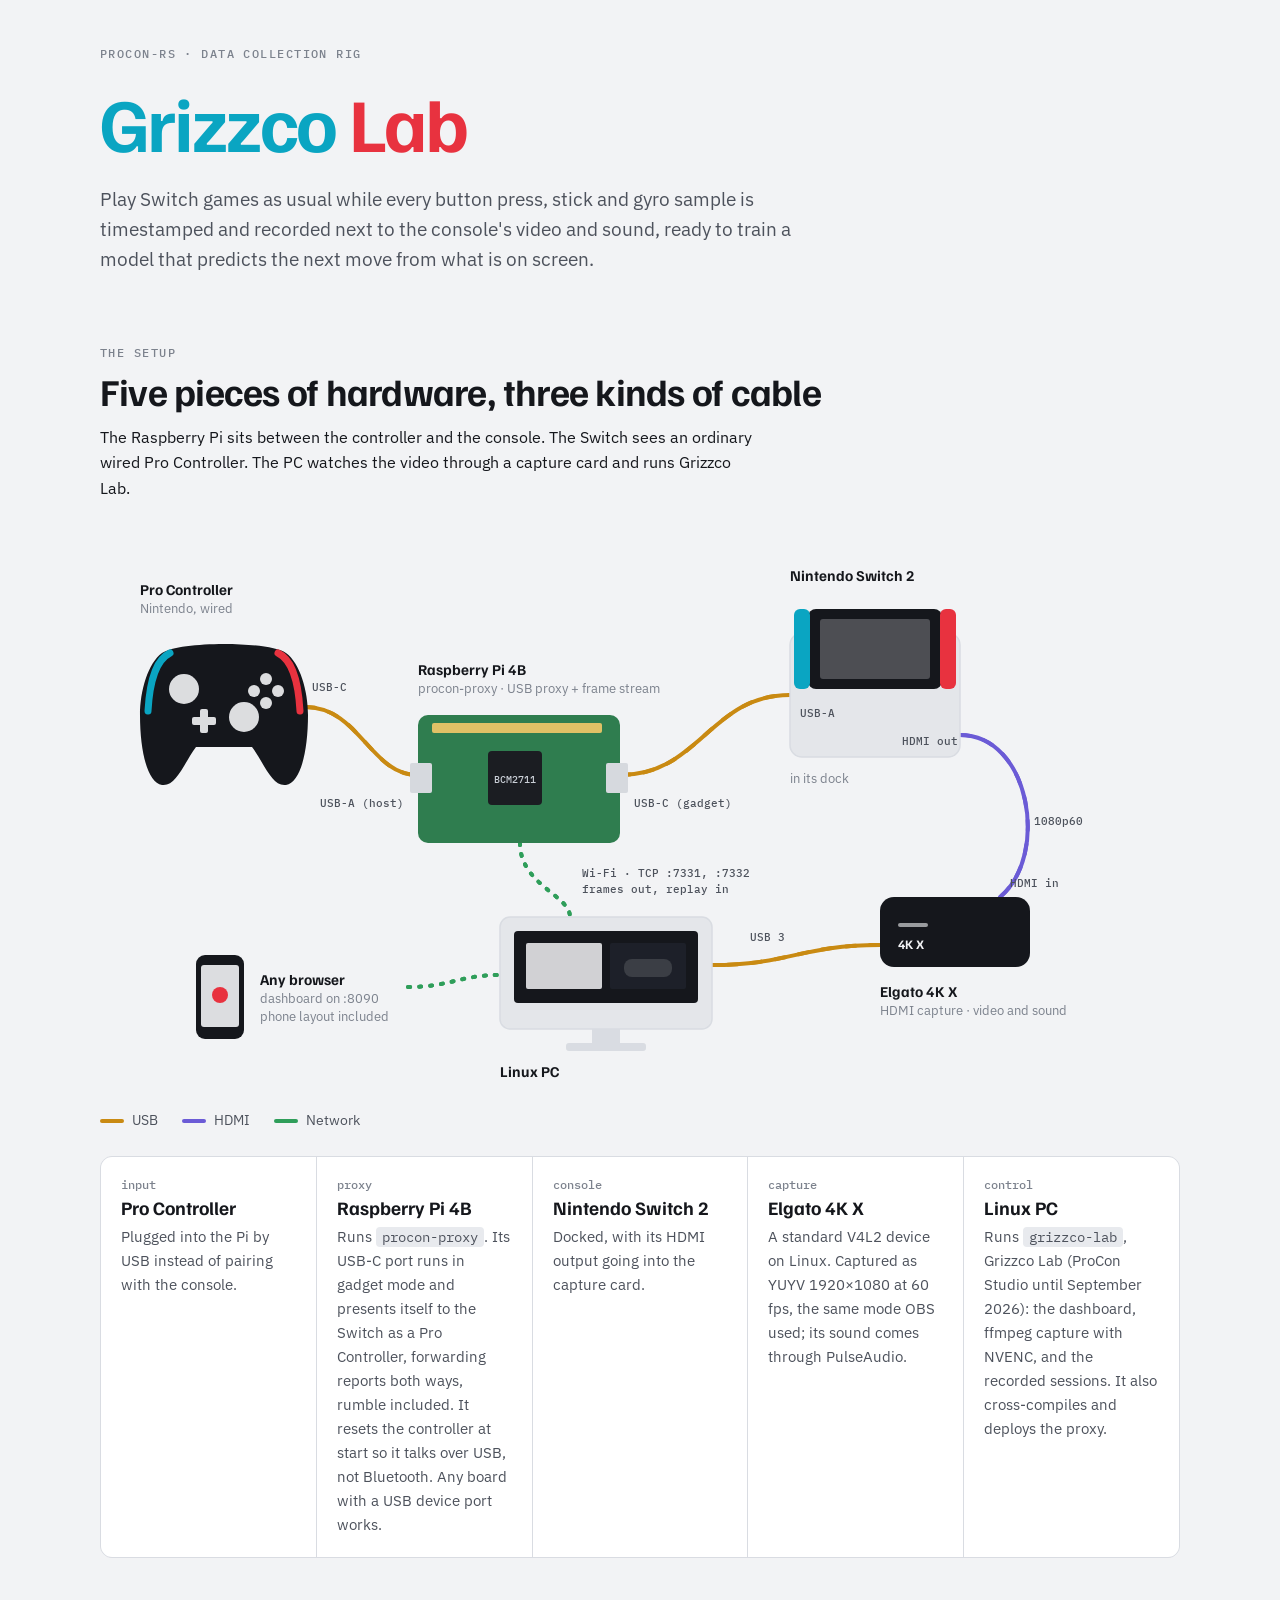
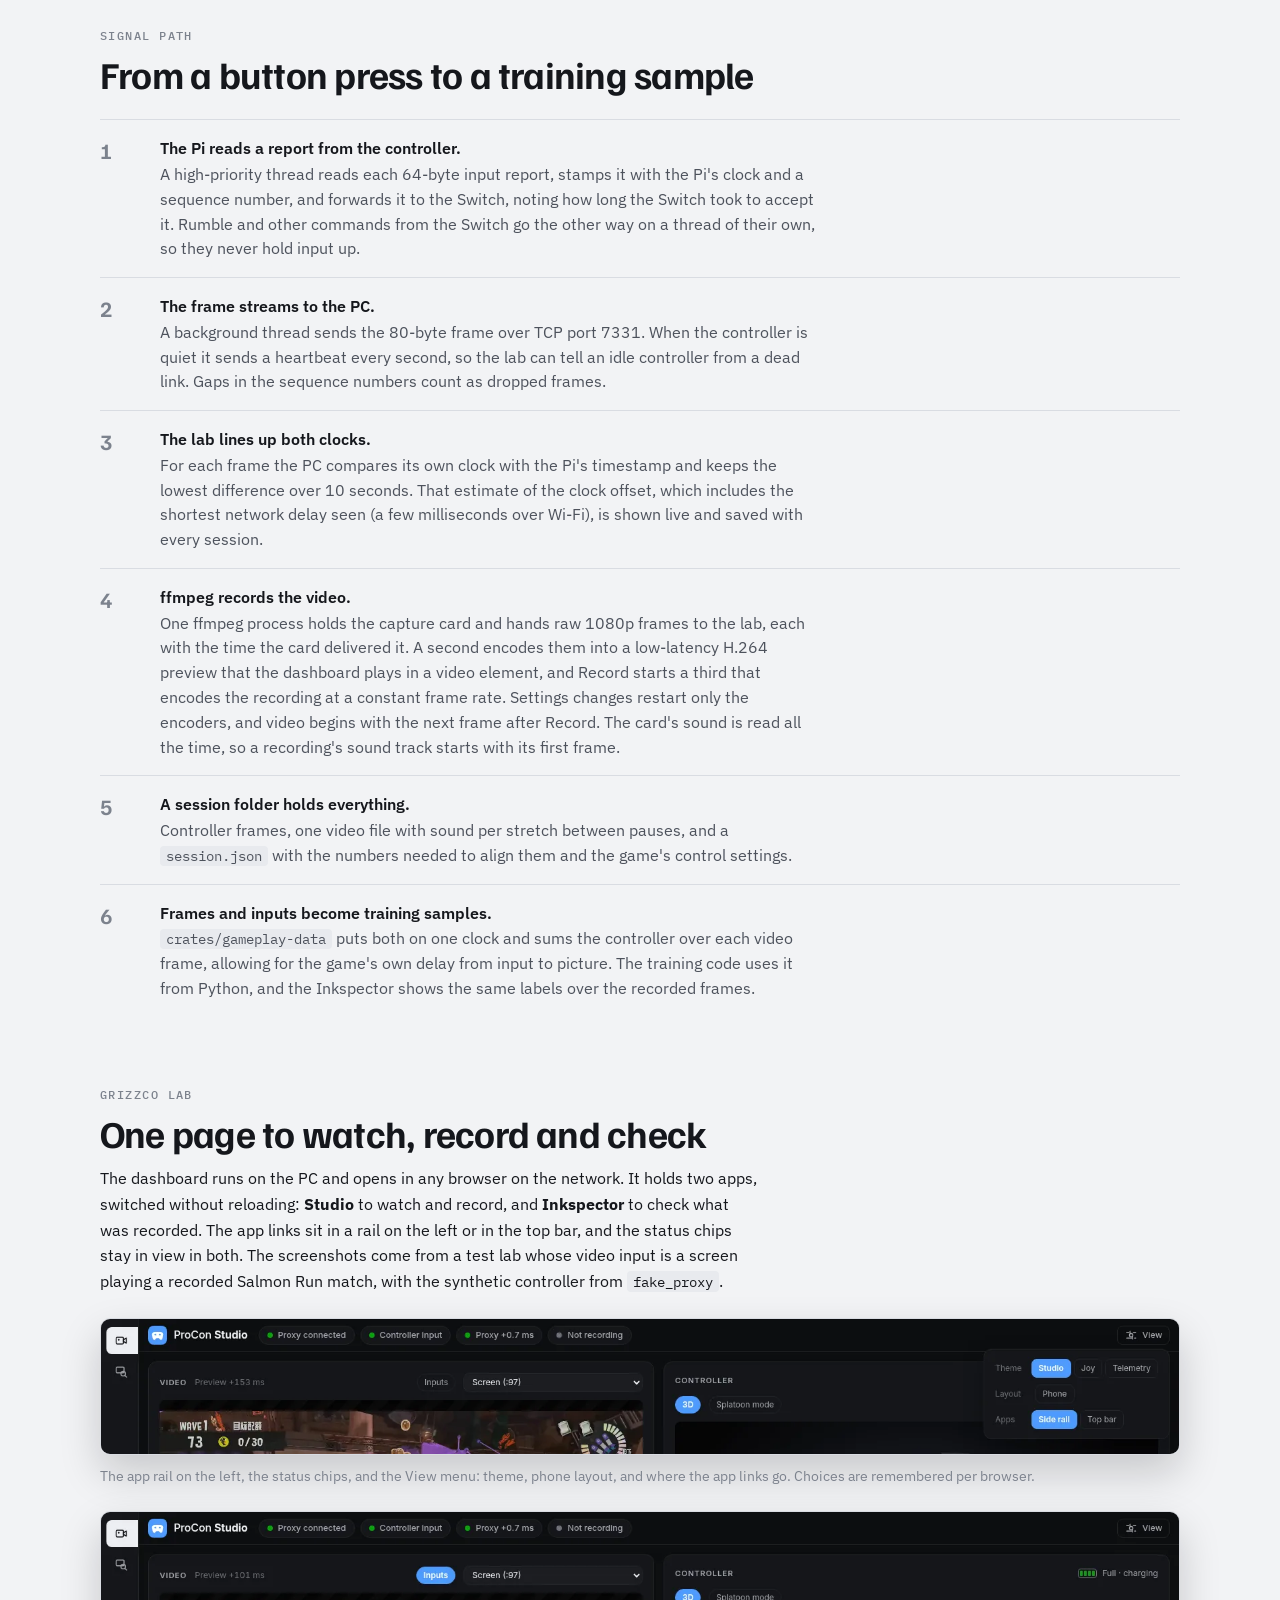
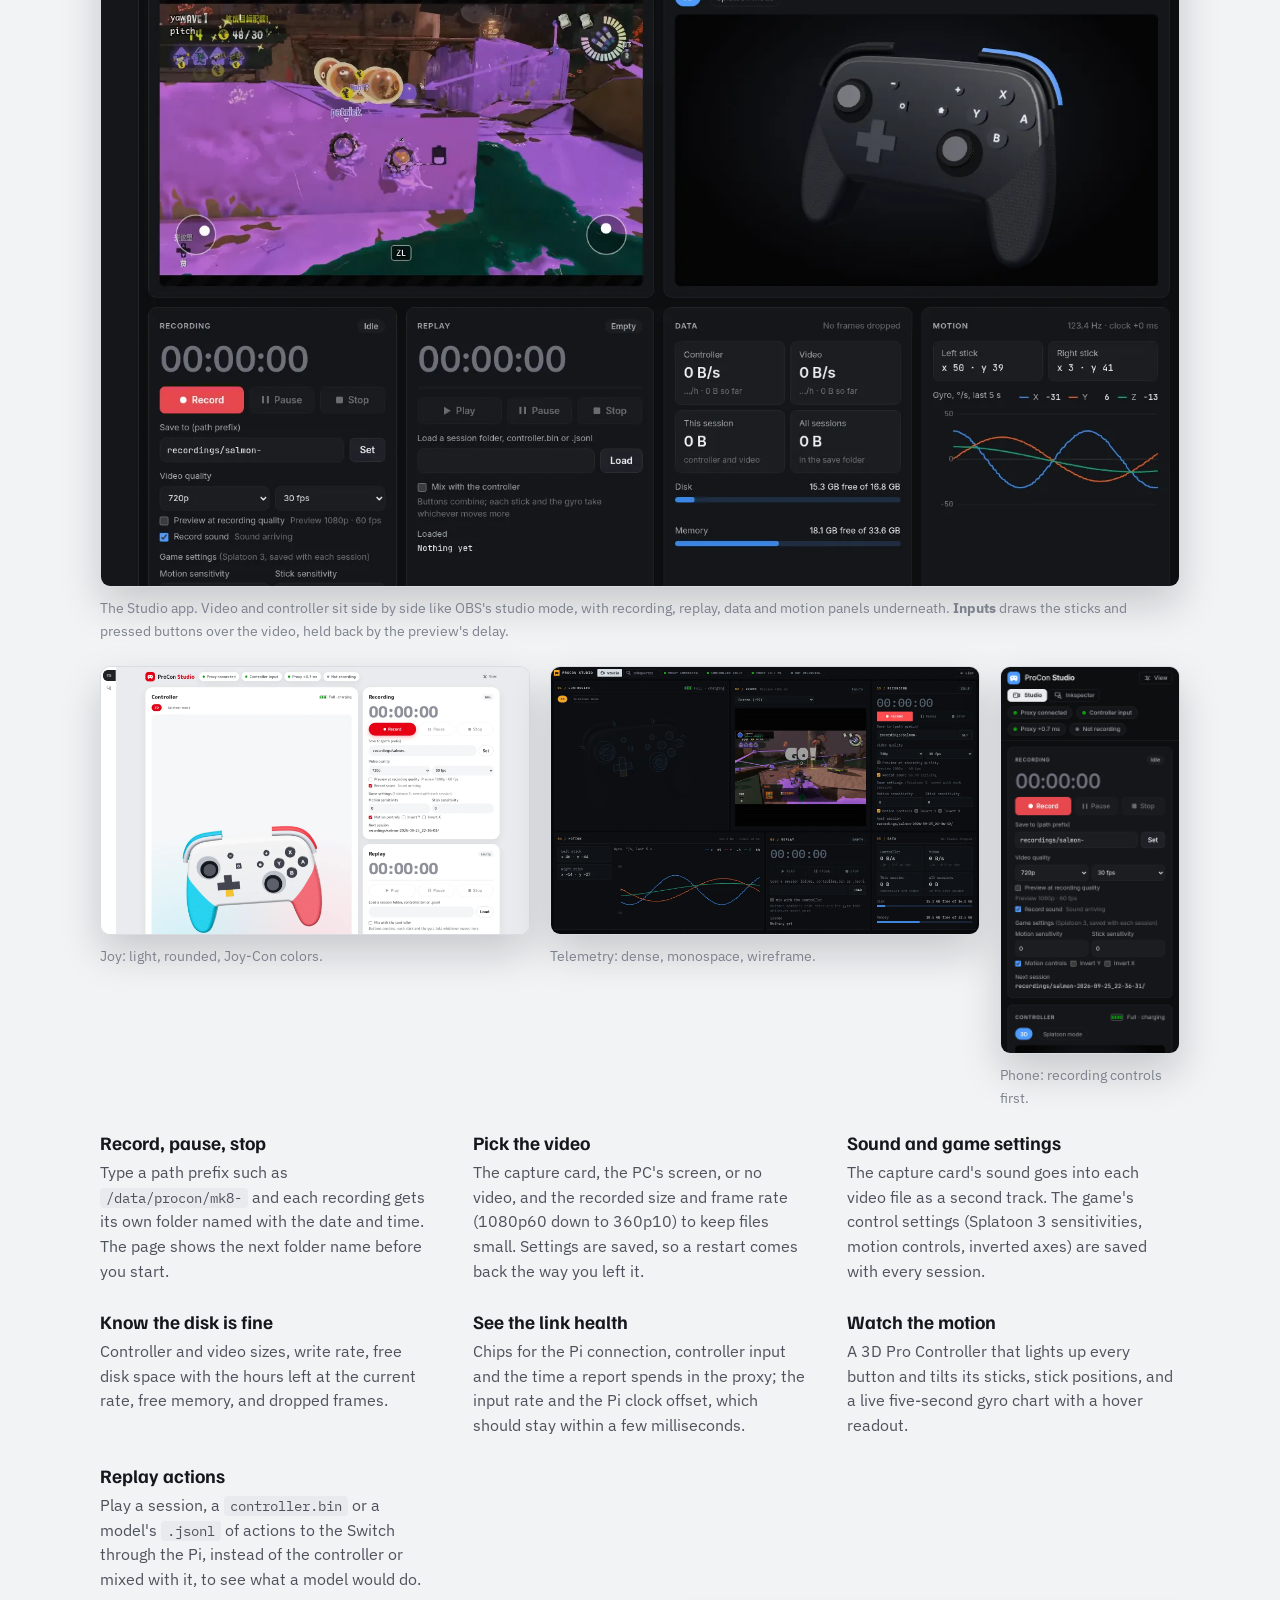
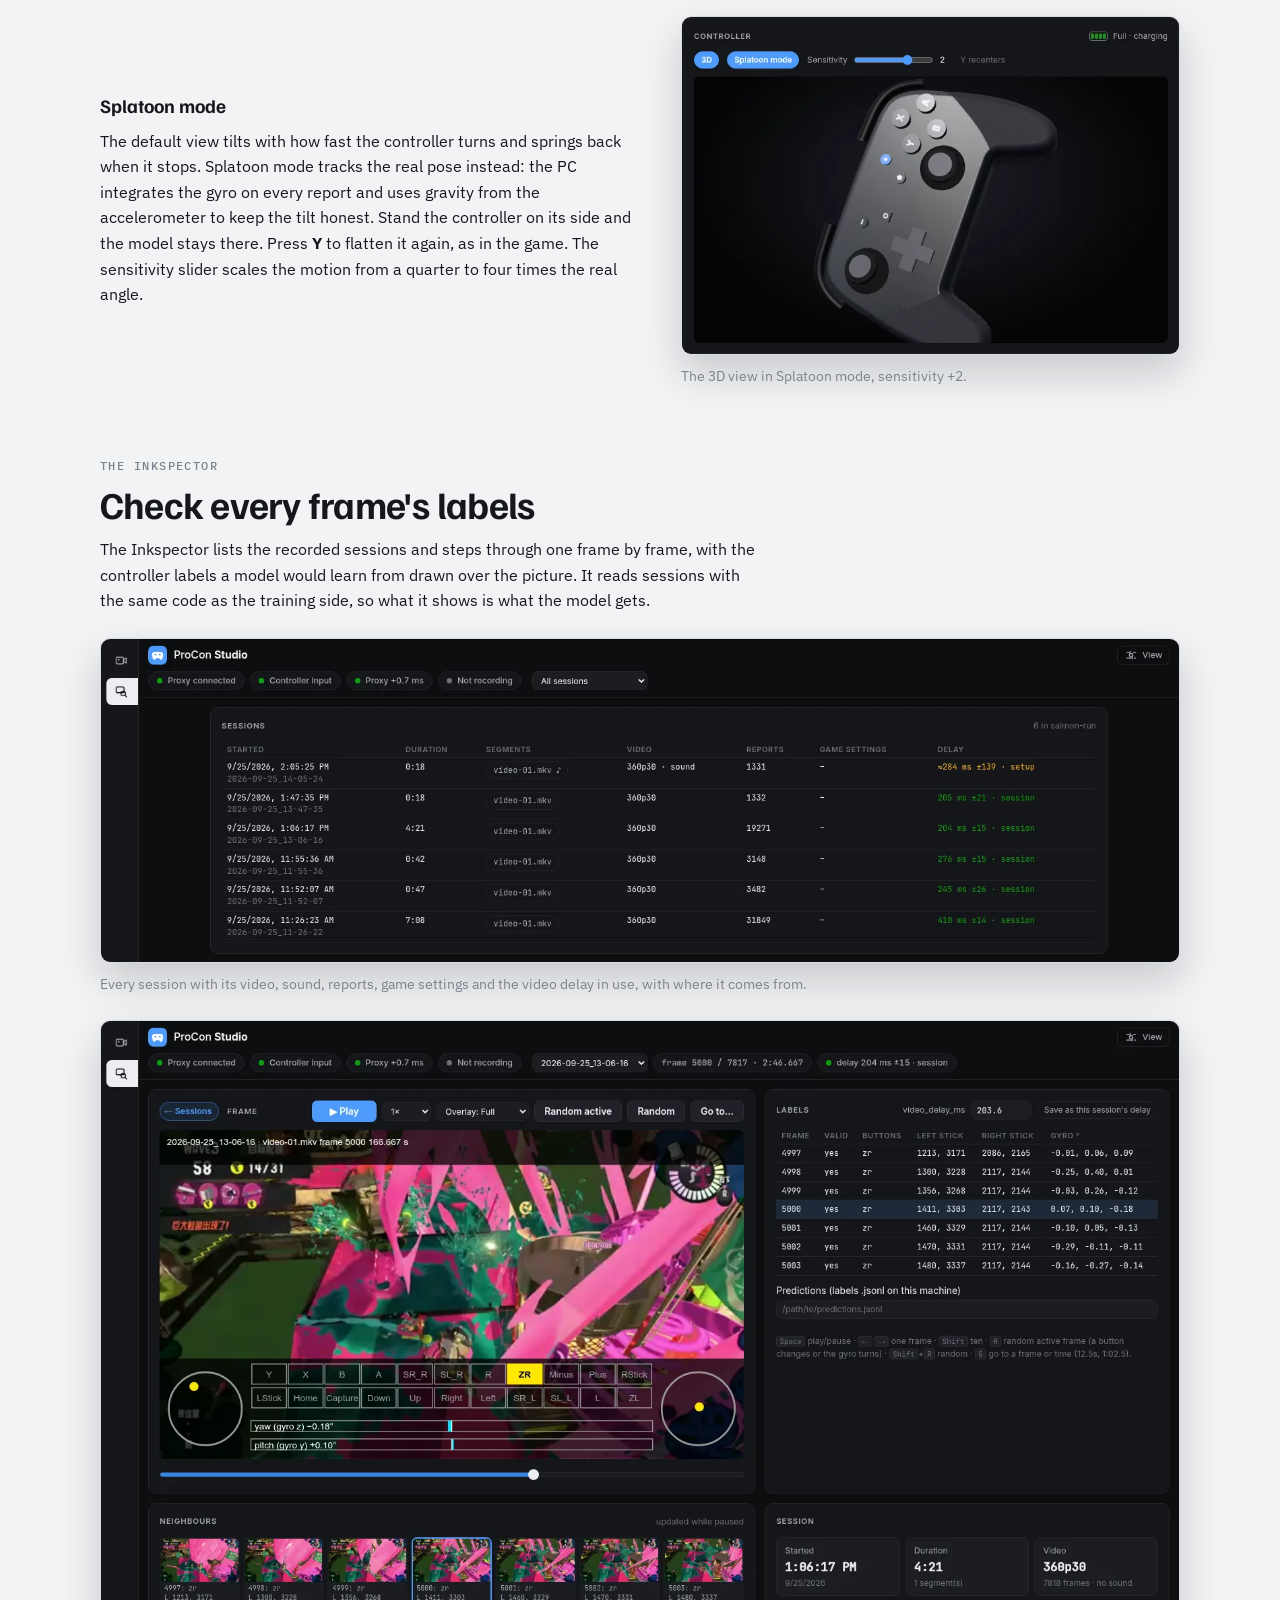
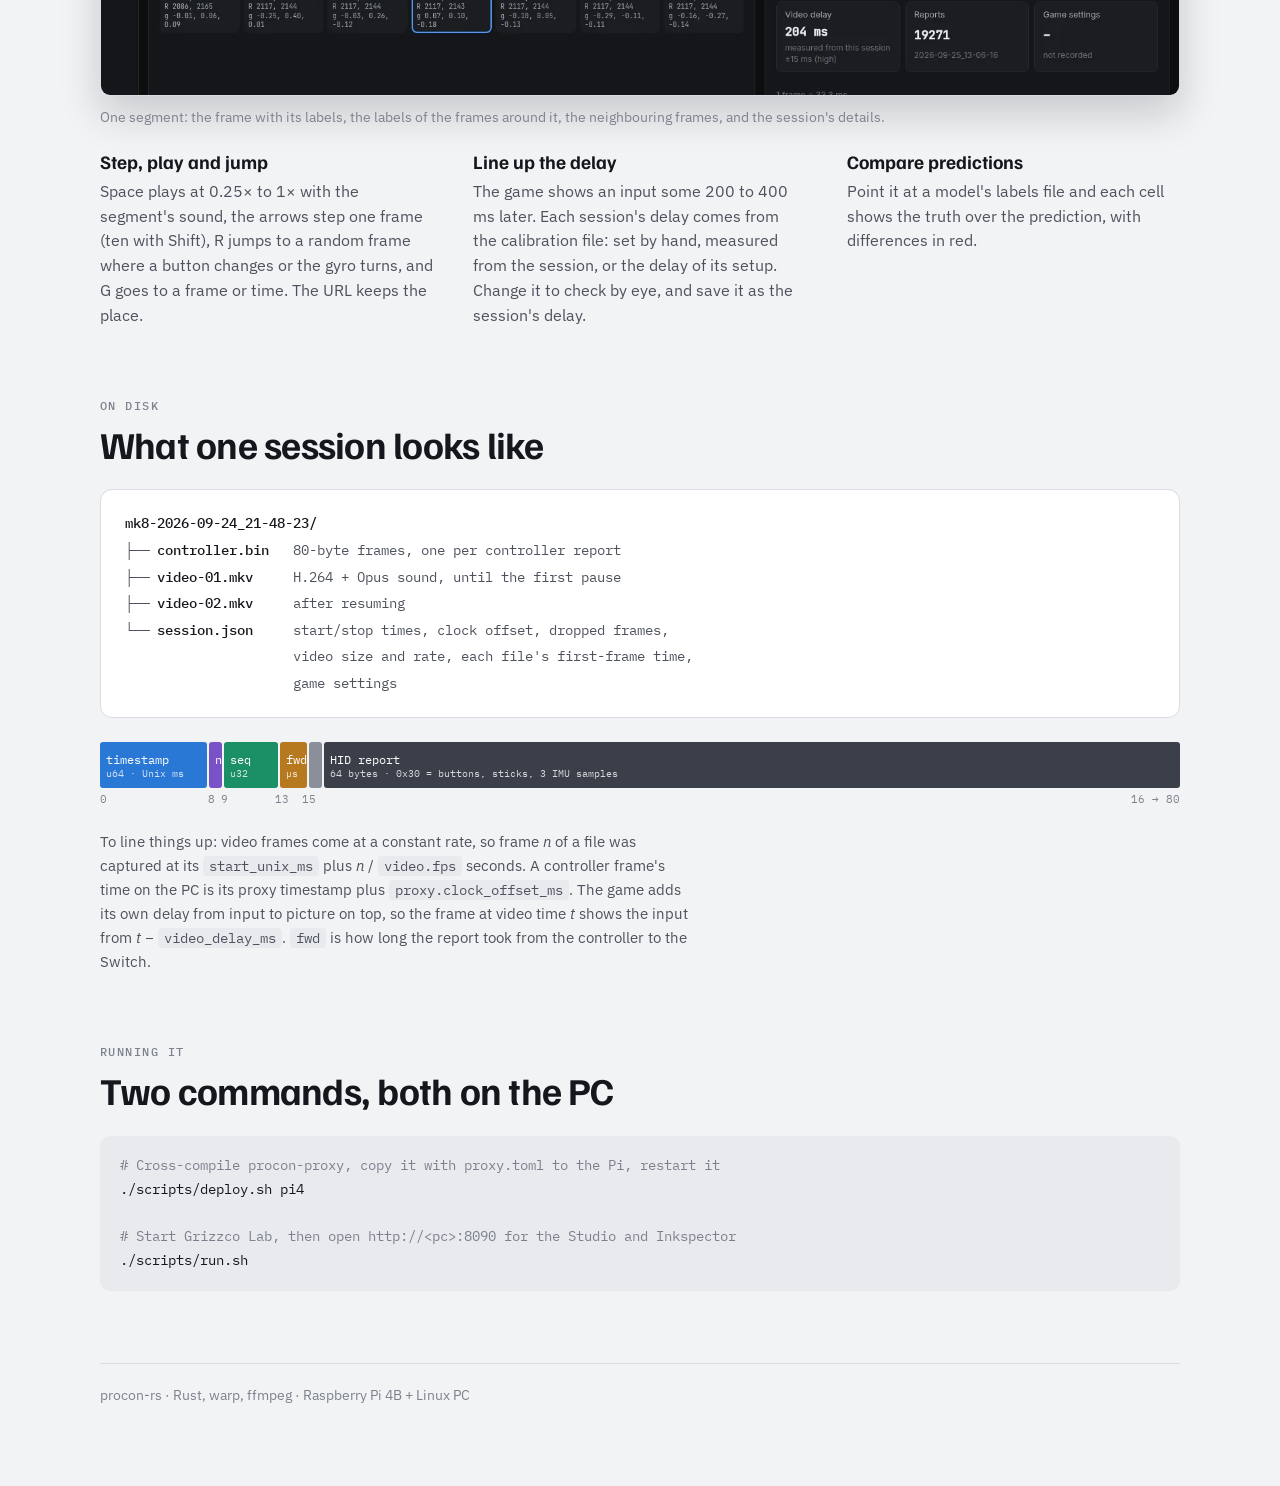
<file: doc/index.html>
<!doctype html>
<html lang="en">
  <head>
    <meta charset="utf-8" />
    <meta name="viewport" content="width=device-width, initial-scale=1" />
    <title>Grizzco Lab</title>
    <link rel="preconnect" href="https://fonts.googleapis.com" />
    <link rel="preconnect" href="https://fonts.gstatic.com" crossorigin />
    <link
      rel="stylesheet"
      href="https://fonts.googleapis.com/css2?family=Familjen+Grotesk:wght@500;700&family=IBM+Plex+Mono:wght@400;500&family=IBM+Plex+Sans:wght@400;500;600&display=swap"
    />
    <style>
      :root {
        --paper: #f2f3f5;
        --surface: #ffffff;
        --ink: #15171c;
        --ink-2: #4d525c;
        --ink-3: #7c828d;
        --line: #d9dce2;
        --red: #e8323f;
        --blue: #0aa5c2;
        --usb: #c98a12;
        --hdmi: #6b5bd6;
        --net: #2f9e5a;
        --device: #e4e6ea;
        --device-ink: #15171c;
        --pcb: #2f7d4f;
        --code-bg: #e8eaee;
        --display: "Familjen Grotesk", "Helvetica Neue", Arial, sans-serif;
        --body:
          "IBM Plex Sans", system-ui, -apple-system, "Segoe UI", sans-serif;
        --mono: "IBM Plex Mono", ui-monospace, Menlo, monospace;
      }
      @media (prefers-color-scheme: dark) {
        :root:not([data-theme="light"]) {
          color-scheme: dark;
          --paper: #101217;
          --surface: #181b22;
          --ink: #e9ebf0;
          --ink-2: #b3b8c2;
          --ink-3: #858b96;
          --line: #2a2e37;
          --red: #ff5a66;
          --blue: #2cc4e0;
          --usb: #e6a93a;
          --hdmi: #9588ff;
          --net: #4cc27a;
          --device: #262a33;
          --device-ink: #e9ebf0;
          --pcb: #3b9463;
          --code-bg: #1f232b;
        }
      }
      :root[data-theme="dark"] {
        color-scheme: dark;
        --paper: #101217;
        --surface: #181b22;
        --ink: #e9ebf0;
        --ink-2: #b3b8c2;
        --ink-3: #858b96;
        --line: #2a2e37;
        --red: #ff5a66;
        --blue: #2cc4e0;
        --usb: #e6a93a;
        --hdmi: #9588ff;
        --net: #4cc27a;
        --device: #262a33;
        --device-ink: #e9ebf0;
        --pcb: #3b9463;
        --code-bg: #1f232b;
      }

      * {
        box-sizing: border-box;
      }
      body {
        background: var(--paper);
        color: var(--ink);
        font: 16px/1.6 var(--body);
        padding-inline: 20px;
        padding-block: 40px 72px;
      }
      main {
        max-width: 1080px;
        margin: 0 auto;
        display: grid;
        gap: 72px;
      }
      h1,
      h2,
      h3 {
        font-family: var(--display);
        text-wrap: balance;
        margin: 0;
        line-height: 1.1;
      }
      h1 {
        font-size: clamp(40px, 7vw, 76px);
        font-weight: 700;
        letter-spacing: -0.03em;
      }
      h1 .l {
        color: var(--blue);
      }
      h1 .r {
        color: var(--red);
      }
      h2 {
        font-size: clamp(28px, 4vw, 38px);
        font-weight: 700;
        letter-spacing: -0.02em;
      }
      h3 {
        font-size: 19px;
        font-weight: 700;
      }
      p {
        margin: 0;
        max-width: 66ch;
      }
      .eyebrow {
        font: 500 12px/1 var(--mono);
        letter-spacing: 0.12em;
        text-transform: uppercase;
        color: var(--ink-3);
      }
      .lede {
        font-size: 19px;
        color: var(--ink-2);
      }
      section {
        display: grid;
        gap: 24px;
      }
      .head {
        display: grid;
        gap: 12px;
      }
      code,
      .mono {
        font-family: var(--mono);
        font-size: 0.9em;
      }
      code {
        background: var(--code-bg);
        padding: 1px 6px;
        border-radius: 4px;
      }

      /* Hero */
      .hero {
        display: grid;
        gap: 20px;
      }
      .scroll {
        overflow-x: auto;
        -webkit-overflow-scrolling: touch;
      }
      .wiring {
        display: block;
        width: 100%;
        min-width: 760px;
        height: auto;
      }
      .wiring text {
        font-family: var(--body);
        fill: var(--ink);
      }
      .wiring .name {
        font: 700 15px var(--display);
        fill: var(--ink);
      }
      .wiring .role {
        font-size: 12.5px;
        fill: var(--ink-3);
      }
      .wiring .port {
        font: 500 11px var(--mono);
        fill: var(--ink-2);
      }
      .wiring .dev {
        fill: var(--device);
        stroke: var(--line);
        stroke-width: 1.5;
      }
      .wiring .dark {
        fill: var(--device-ink);
      }
      .wiring .cable {
        fill: none;
        stroke-width: 4;
        stroke-linecap: round;
      }
      .usb {
        stroke: var(--usb);
      }
      .hdmi {
        stroke: var(--hdmi);
      }
      .net {
        stroke: var(--net);
        stroke-dasharray: 2 9;
      }
      .flow {
        stroke-dasharray: 10 14;
        animation: flow 1.6s linear infinite;
      }
      .net.flow {
        stroke-dasharray: 2 9;
        animation-duration: 2.4s;
      }
      @keyframes flow {
        to {
          stroke-dashoffset: -48;
        }
      }
      @media (prefers-reduced-motion: reduce) {
        .flow {
          animation: none;
        }
      }
      .legend {
        display: flex;
        flex-wrap: wrap;
        gap: 8px 24px;
        font-size: 14px;
        color: var(--ink-2);
      }
      .legend span {
        display: inline-flex;
        align-items: center;
        gap: 8px;
      }
      .legend i {
        width: 24px;
        height: 4px;
        border-radius: 2px;
      }

      /* Hardware list */
      .kit {
        display: grid;
        grid-template-columns: repeat(auto-fit, minmax(190px, 1fr));
        gap: 1px;
        background: var(--line);
        border: 1px solid var(--line);
        border-radius: 12px;
        overflow: hidden;
      }
      .kit div {
        background: var(--surface);
        padding: 20px;
        display: grid;
        gap: 6px;
        align-content: start;
      }
      .kit .what {
        font: 500 12px var(--mono);
        color: var(--ink-3);
      }
      .kit p {
        font-size: 15px;
        color: var(--ink-2);
      }

      /* Signal path */
      .path {
        list-style: none;
        margin: 0;
        padding: 0;
        display: grid;
        gap: 0;
        counter-reset: step;
      }
      .path li {
        counter-increment: step;
        display: grid;
        grid-template-columns: 44px 1fr;
        gap: 16px;
        padding-block: 16px;
        border-top: 1px solid var(--line);
      }
      .path li::before {
        content: counter(step);
        font: 700 22px var(--display);
        color: var(--ink-3);
      }
      .path strong {
        font-weight: 600;
      }
      .path p {
        color: var(--ink-2);
        font-size: 15.5px;
      }

      /* Screenshots */
      .shot {
        margin: 0;
        display: grid;
        gap: 10px;
      }
      .shot img {
        display: block;
        width: 100%;
        height: auto;
        border-radius: 10px;
        border: 1px solid var(--line);
        box-shadow: 0 18px 40px rgba(10, 12, 16, 0.18);
      }
      .shot figcaption {
        font-size: 14px;
        color: var(--ink-3);
      }
      .views {
        display: grid;
        grid-template-columns: 1fr 1fr 0.42fr;
        gap: 20px;
        align-items: start;
      }
      @media (max-width: 760px) {
        .views {
          grid-template-columns: 1fr;
        }
        .views .phone img {
          max-width: 260px;
        }
      }

      /* Features */
      .features {
        display: grid;
        grid-template-columns: repeat(auto-fit, minmax(280px, 1fr));
        gap: 28px 40px;
      }
      .features div {
        display: grid;
        gap: 6px;
        align-content: start;
      }
      .features p {
        font-size: 15.5px;
        color: var(--ink-2);
      }
      .splat {
        display: grid;
        grid-template-columns: minmax(0, 1.1fr) minmax(0, 1fr);
        gap: 32px;
        align-items: center;
      }
      @media (max-width: 760px) {
        .splat {
          grid-template-columns: 1fr;
        }
      }

      /* Session files */
      .tree {
        margin: 0;
        font: 14px/1.9 var(--mono);
        background: var(--surface);
        border: 1px solid var(--line);
        border-radius: 12px;
        padding: 20px 24px;
        overflow-x: auto;
        white-space: pre;
        color: var(--ink-2);
      }
      .tree b {
        color: var(--ink);
        font-weight: 500;
      }
      .frame {
        display: grid;
        grid-template-columns: 8fr 1fr 4fr 2fr 1fr 64fr;
        gap: 2px;
        min-width: 640px;
      }
      .frame div {
        padding: 10px 6px 8px;
        font: 12px/1.3 var(--mono);
        color: #fff;
        border-radius: 3px;
        overflow: hidden;
        white-space: nowrap;
      }
      .frame small {
        display: block;
        opacity: 0.8;
      }
      .f-ts {
        background: #2a78d6;
      }
      .f-sz {
        background: #7a52c7;
      }
      .f-seq {
        background: #1b8f66;
      }
      .f-fwd {
        background: #b7791f;
      }
      .f-pad {
        background: #8a8f99;
      }
      .f-data {
        background: #3a3f4a;
      }
      .bytes {
        display: grid;
        grid-template-columns: 8fr 1fr 4fr 2fr 1fr 64fr;
        min-width: 640px;
        font: 11px var(--mono);
        color: var(--ink-3);
        padding-top: 4px;
      }
      .bytes span:last-child {
        text-align: right;
      }
      .note {
        font-size: 15px;
        color: var(--ink-2);
      }

      /* Commands */
      pre.cmd {
        margin: 0;
        background: var(--code-bg);
        border-radius: 10px;
        padding: 18px 20px;
        overflow-x: auto;
        font: 14px/1.7 var(--mono);
        color: var(--ink);
      }
      pre.cmd .c {
        color: var(--ink-3);
      }
      footer {
        font-size: 14px;
        color: var(--ink-3);
        border-top: 1px solid var(--line);
        padding-top: 20px;
      }
    </style>
  </head>
  <body>
    <main>
      <header class="hero">
        <span class="eyebrow">procon-rs · data collection rig</span>
        <h1><span class="l">Grizzco</span> <span class="r">Lab</span></h1>
        <p class="lede">
          Play Switch games as usual while every button press, stick and gyro
          sample is timestamped and recorded next to the console's video and
          sound, ready to train a model that predicts the next move from what is
          on screen.
        </p>
      </header>

      <section aria-labelledby="h-setup">
        <div class="head">
          <span class="eyebrow">The setup</span>
          <h2 id="h-setup">Five pieces of hardware, three kinds of cable</h2>
          <p>
            The Raspberry Pi sits between the controller and the console. The
            Switch sees an ordinary wired Pro Controller. The PC watches the
            video through a capture card and runs Grizzco Lab.
          </p>
        </div>

        <div class="scroll">
          <svg
            class="wiring"
            viewBox="0 0 1080 560"
            role="img"
            aria-labelledby="wiring-title"
          >
            <title id="wiring-title">
              Pro Controller to Raspberry Pi over USB, Pi to Switch dock over
              USB, dock HDMI to Elgato 4K X, Elgato USB to Linux PC, Pi to PC
              over the network.
            </title>

            <!-- Cables first so devices sit on top -->
            <!-- Controller -> Pi USB-A -->
            <path class="cable usb" d="M205 182 C 260 182, 270 250, 318 250" />
            <path
              class="cable usb flow"
              d="M205 182 C 260 182, 270 250, 318 250"
            />
            <!-- Pi USB-C -> Switch dock USB -->
            <path class="cable usb" d="M520 250 C 600 250, 610 170, 690 170" />
            <path
              class="cable usb flow"
              d="M520 250 C 600 250, 610 170, 690 170"
            />
            <!-- Dock HDMI -> Elgato -->
            <path class="cable hdmi" d="M860 210 C 930 210, 950 330, 900 372" />
            <path
              class="cable hdmi flow"
              d="M860 210 C 930 210, 950 330, 900 372"
            />
            <!-- Elgato USB -> PC -->
            <path class="cable usb" d="M780 420 C 700 420, 690 440, 612 440" />
            <path
              class="cable usb flow"
              d="M780 420 C 700 420, 690 440, 612 440"
            />
            <!-- Pi network -> PC -->
            <path class="cable net" d="M420 318 C 420 360, 470 370, 470 392" />
            <path
              class="cable net flow"
              d="M420 318 C 420 360, 470 370, 470 392"
            />

            <!-- Pro Controller -->
            <g transform="translate(40 110)">
              <path
                class="dark"
                d="M22 18 C 40 6, 128 6, 146 18 C 160 28, 168 56, 168 80 C 168 118, 160 148, 146 150 C 132 152, 124 128, 112 112 L 56 112 C 44 128, 36 152, 22 150 C 8 148, 0 118, 0 80 C 0 56, 8 28, 22 18 Z"
              />
              <path
                d="M8 76 C 10 40, 18 24, 30 18"
                stroke="var(--blue)"
                stroke-width="7"
                fill="none"
                stroke-linecap="round"
              />
              <path
                d="M160 76 C 158 40, 150 24, 138 18"
                stroke="var(--red)"
                stroke-width="7"
                fill="none"
                stroke-linecap="round"
              />
              <circle
                cx="44"
                cy="54"
                r="15"
                fill="var(--paper)"
                opacity="0.9"
              />
              <circle
                cx="104"
                cy="82"
                r="15"
                fill="var(--paper)"
                opacity="0.9"
              />
              <g fill="var(--paper)" opacity="0.9">
                <rect x="60" y="74" width="8" height="24" rx="2" />
                <rect x="52" y="82" width="24" height="8" rx="2" />
                <circle cx="126" cy="44" r="6" />
                <circle cx="138" cy="56" r="6" />
                <circle cx="114" cy="56" r="6" />
                <circle cx="126" cy="68" r="6" />
              </g>
              <text class="name" x="0" y="-40">Pro Controller</text>
              <text class="role" x="0" y="-22">Nintendo, wired</text>
              <text class="port" x="120" y="92" transform="translate(52 -36)">
                USB-C
              </text>
            </g>

            <!-- Raspberry Pi 4B -->
            <g transform="translate(318 190)">
              <rect
                x="0"
                y="0"
                width="202"
                height="128"
                rx="10"
                fill="var(--pcb)"
              />
              <rect
                x="70"
                y="36"
                width="54"
                height="54"
                rx="4"
                fill="#1b1d22"
              />
              <text
                x="97"
                y="68"
                text-anchor="middle"
                style="fill: #c9ced6; font: 500 10px var(--mono)"
              >
                BCM2711
              </text>
              <g fill="#d6d9de">
                <rect x="-8" y="48" width="22" height="30" rx="2" />
                <rect x="188" y="48" width="22" height="30" rx="2" />
              </g>
              <g fill="#f3c969" opacity="0.9">
                <rect x="14" y="8" width="170" height="10" rx="2" />
              </g>
              <text class="name" x="0" y="-40">Raspberry Pi 4B</text>
              <text class="role" x="0" y="-22">
                procon-proxy · USB proxy + frame stream
              </text>
              <text class="port" x="-14" y="92" text-anchor="end">
                USB-A (host)
              </text>
              <text class="port" x="216" y="92">USB-C (gadget)</text>
            </g>

            <!-- Switch 2 in dock -->
            <g transform="translate(690 108)">
              <rect class="dev" x="0" y="0" width="170" height="124" rx="12" />
              <rect
                x="18"
                y="-24"
                width="134"
                height="80"
                rx="8"
                class="dark"
              />
              <rect
                x="4"
                y="-24"
                width="16"
                height="80"
                rx="6"
                fill="var(--blue)"
              />
              <rect
                x="150"
                y="-24"
                width="16"
                height="80"
                rx="6"
                fill="var(--red)"
              />
              <rect
                x="30"
                y="-14"
                width="110"
                height="60"
                rx="3"
                fill="var(--paper)"
                opacity="0.25"
              />
              <text class="name" x="0" y="-52">Nintendo Switch 2</text>
              <text class="role" x="0" y="150">in its dock</text>
              <text class="port" x="10" y="84">USB-A</text>
              <text class="port" x="112" y="112">HDMI out</text>
            </g>

            <!-- Elgato 4K X -->
            <g transform="translate(780 372)">
              <rect x="0" y="0" width="150" height="70" rx="14" class="dark" />
              <rect
                x="18"
                y="26"
                width="30"
                height="4"
                rx="2"
                fill="var(--paper)"
                opacity="0.6"
              />
              <text
                x="18"
                y="52"
                style="fill: var(--paper); font: 700 13px var(--display)"
              >
                4K X
              </text>
              <text class="name" x="0" y="100">Elgato 4K X</text>
              <text class="role" x="0" y="118">
                HDMI capture · video and sound
              </text>
              <text class="port" x="130" y="-10">HDMI in</text>
            </g>

            <!-- Linux PC -->
            <g transform="translate(400 392)">
              <rect class="dev" x="0" y="0" width="212" height="112" rx="10" />
              <rect x="14" y="14" width="184" height="72" rx="4" class="dark" />
              <g transform="translate(26 26)">
                <rect
                  x="0"
                  y="0"
                  width="76"
                  height="46"
                  rx="2"
                  fill="var(--paper)"
                  opacity="0.85"
                />
                <rect
                  x="84"
                  y="0"
                  width="76"
                  height="46"
                  rx="2"
                  fill="#1d2029"
                />
                <path
                  d="M106 16 h32 a8 8 0 0 1 8 8 v2 a8 8 0 0 1 -8 8 h-32 a8 8 0 0 1 -8 -8 v-2 a8 8 0 0 1 8 -8z"
                  fill="#3b3e45"
                />
              </g>
              <rect x="92" y="112" width="28" height="14" fill="var(--line)" />
              <rect
                x="66"
                y="126"
                width="80"
                height="8"
                rx="3"
                fill="var(--line)"
              />
              <text class="name" x="0" y="160">Linux PC</text>
              <text class="role" x="0" y="178">
                grizzco-lab: dashboard, video, recording
              </text>
            </g>

            <!-- Cable labels -->

            <text class="port" x="934" y="300">1080p60</text>
            <text class="port" x="650" y="416">USB 3</text>
            <text class="port" x="482" y="352">Wi-Fi · TCP :7331, :7332</text>
            <text class="port" x="482" y="368">frames out, replay in</text>

            <!-- Browser / phone -->
            <g transform="translate(96 430)">
              <rect x="0" y="0" width="48" height="84" rx="9" class="dark" />
              <rect
                x="5"
                y="10"
                width="38"
                height="62"
                rx="3"
                fill="var(--paper)"
                opacity="0.9"
              />
              <circle cx="24" cy="40" r="8" fill="var(--red)" />
              <text class="name" x="64" y="30">Any browser</text>
              <text class="role" x="64" y="48">dashboard on :8090</text>
              <text class="role" x="64" y="66">phone layout included</text>
            </g>
            <path class="cable net" d="M308 462 C 350 462, 360 450, 400 450" />
            <path
              class="cable net flow"
              d="M308 462 C 350 462, 360 450, 400 450"
            />
          </svg>
        </div>

        <div class="legend" aria-hidden="true">
          <span><i style="background: var(--usb)"></i>USB</span>
          <span><i style="background: var(--hdmi)"></i>HDMI</span>
          <span><i style="background: var(--net)"></i>Network</span>
        </div>

        <div class="kit">
          <div>
            <span class="what">input</span>
            <h3>Pro Controller</h3>
            <p>
              Plugged into the Pi by USB instead of pairing with the console.
            </p>
          </div>
          <div>
            <span class="what">proxy</span>
            <h3>Raspberry Pi 4B</h3>
            <p>
              Runs <code>procon-proxy</code>. Its USB-C port runs in gadget mode
              and presents itself to the Switch as a Pro Controller, forwarding
              reports both ways, rumble included. It resets the controller at
              start so it talks over USB, not Bluetooth. Any board with a USB
              device port works.
            </p>
          </div>
          <div>
            <span class="what">console</span>
            <h3>Nintendo Switch 2</h3>
            <p>Docked, with its HDMI output going into the capture card.</p>
          </div>
          <div>
            <span class="what">capture</span>
            <h3>Elgato 4K X</h3>
            <p>
              A standard V4L2 device on Linux. Captured as YUYV 1920×1080 at 60
              fps, the same mode OBS used; its sound comes through PulseAudio.
            </p>
          </div>
          <div>
            <span class="what">control</span>
            <h3>Linux PC</h3>
            <p>
              Runs <code>grizzco-lab</code>, Grizzco Lab (ProCon Studio until
              September 2026): the dashboard, ffmpeg capture with NVENC, and the
              recorded sessions. It also cross-compiles and deploys the proxy.
            </p>
          </div>
        </div>
      </section>

      <section aria-labelledby="h-path">
        <div class="head">
          <span class="eyebrow">Signal path</span>
          <h2 id="h-path">From a button press to a training sample</h2>
        </div>
        <ol class="path">
          <li>
            <div>
              <strong>The Pi reads a report from the controller.</strong>
              <p>
                A high-priority thread reads each 64-byte input report, stamps
                it with the Pi's clock and a sequence number, and forwards it to
                the Switch, noting how long the Switch took to accept it. Rumble
                and other commands from the Switch go the other way on a thread
                of their own, so they never hold input up.
              </p>
            </div>
          </li>
          <li>
            <div>
              <strong>The frame streams to the PC.</strong>
              <p>
                A background thread sends the 80-byte frame over TCP port 7331.
                When the controller is quiet it sends a heartbeat every second,
                so the lab can tell an idle controller from a dead link. Gaps in
                the sequence numbers count as dropped frames.
              </p>
            </div>
          </li>
          <li>
            <div>
              <strong>The lab lines up both clocks.</strong>
              <p>
                For each frame the PC compares its own clock with the Pi's
                timestamp and keeps the lowest difference over 10 seconds. That
                estimate of the clock offset, which includes the shortest
                network delay seen (a few milliseconds over Wi-Fi), is shown
                live and saved with every session.
              </p>
            </div>
          </li>
          <li>
            <div>
              <strong>ffmpeg records the video.</strong>
              <p>
                One ffmpeg process holds the capture card and hands raw 1080p
                frames to the lab, each with the time the card delivered it. A
                second encodes them into a low-latency H.264 preview that the
                dashboard plays in a video element, and Record starts a third
                that encodes the recording at a constant frame rate. Settings
                changes restart only the encoders, and video begins with the
                next frame after Record. The card's sound is read all the time,
                so a recording's sound track starts with its first frame.
              </p>
            </div>
          </li>
          <li>
            <div>
              <strong>A session folder holds everything.</strong>
              <p>
                Controller frames, one video file with sound per stretch between
                pauses, and a <code>session.json</code> with the numbers needed
                to align them and the game's control settings.
              </p>
            </div>
          </li>
          <li>
            <div>
              <strong>Frames and inputs become training samples.</strong>
              <p>
                <code>crates/gameplay-data</code> puts both on one clock and
                sums the controller over each video frame, allowing for the
                game's own delay from input to picture. The training code uses
                it from Python, and the Inkspector shows the same labels over
                the recorded frames.
              </p>
            </div>
          </li>
        </ol>
      </section>

      <section aria-labelledby="h-studio">
        <div class="head">
          <span class="eyebrow">Grizzco Lab</span>
          <h2 id="h-studio">One page to watch, record and check</h2>
          <p>
            The dashboard runs on the PC and opens in any browser on the
            network. It holds two apps, switched without reloading:
            <strong>Studio</strong> to watch and record, and
            <strong>Inkspector</strong> to check what was recorded. The app
            links sit in a rail on the left or in the top bar, and the status
            chips stay in view in both. The screenshots come from a test lab
            whose video input is a screen playing a recorded Salmon Run match,
            with the synthetic controller from <code>fake_proxy</code>.
          </p>
        </div>

        <figure class="shot">
          <img
            src="images/view-menu.webp"
            alt="Top bar with the app rail, status chips and the open View menu"
            width="1600"
            height="200"
            loading="lazy"
          />
          <figcaption>
            The app rail on the left, the status chips, and the View menu:
            theme, phone layout, and where the app links go. Choices are
            remembered per browser.
          </figcaption>
        </figure>

        <figure class="shot">
          <img
            src="images/studio.webp"
            alt="Studio app: live Switch video with the input overlay, 3D Pro Controller, recording, replay, data and motion panels"
            width="1600"
            height="1000"
          />
          <figcaption>
            The Studio app. Video and controller sit side by side like OBS's
            studio mode, with recording, replay, data and motion panels
            underneath. <strong>Inputs</strong> draws the sticks and pressed
            buttons over the video, held back by the preview's delay.
          </figcaption>
        </figure>

        <div class="views">
          <figure class="shot">
            <img
              src="images/joy.webp"
              alt="Joy theme with a white, Joy-Con colored controller"
              width="1600"
              height="1000"
              loading="lazy"
            />
            <figcaption>Joy: light, rounded, Joy-Con colors.</figcaption>
          </figure>
          <figure class="shot">
            <img
              src="images/telemetry.webp"
              alt="Telemetry theme with a wireframe controller"
              width="1600"
              height="1000"
              loading="lazy"
            />
            <figcaption>Telemetry: dense, monospace, wireframe.</figcaption>
          </figure>
          <figure class="shot phone">
            <img
              src="images/phone.webp"
              alt="Phone layout with recording controls first"
              width="780"
              height="1688"
              loading="lazy"
            />
            <figcaption>Phone: recording controls first.</figcaption>
          </figure>
        </div>

        <div class="features">
          <div>
            <h3>Record, pause, stop</h3>
            <p>
              Type a path prefix such as <code>/data/procon/mk8-</code> and each
              recording gets its own folder named with the date and time. The
              page shows the next folder name before you start.
            </p>
          </div>
          <div>
            <h3>Pick the video</h3>
            <p>
              The capture card, the PC's screen, or no video, and the recorded
              size and frame rate (1080p60 down to 360p10) to keep files small.
              Settings are saved, so a restart comes back the way you left it.
            </p>
          </div>
          <div>
            <h3>Sound and game settings</h3>
            <p>
              The capture card's sound goes into each video file as a second
              track. The game's control settings (Splatoon 3 sensitivities,
              motion controls, inverted axes) are saved with every session.
            </p>
          </div>
          <div>
            <h3>Know the disk is fine</h3>
            <p>
              Controller and video sizes, write rate, free disk space with the
              hours left at the current rate, free memory, and dropped frames.
            </p>
          </div>
          <div>
            <h3>See the link health</h3>
            <p>
              Chips for the Pi connection, controller input and the time a
              report spends in the proxy; the input rate and the Pi clock
              offset, which should stay within a few milliseconds.
            </p>
          </div>
          <div>
            <h3>Watch the motion</h3>
            <p>
              A 3D Pro Controller that lights up every button and tilts its
              sticks, stick positions, and a live five-second gyro chart with a
              hover readout.
            </p>
          </div>
          <div>
            <h3>Replay actions</h3>
            <p>
              Play a session, a <code>controller.bin</code> or a model's
              <code>.jsonl</code> of actions to the Switch through the Pi,
              instead of the controller or mixed with it, to see what a model
              would do.
            </p>
          </div>
        </div>

        <div class="splat">
          <div class="head">
            <h3>Splatoon mode</h3>
            <p>
              The default view tilts with how fast the controller turns and
              springs back when it stops. Splatoon mode tracks the real pose
              instead: the PC integrates the gyro on every report and uses
              gravity from the accelerometer to keep the tilt honest. Stand the
              controller on its side and the model stays there. Press
              <strong>Y</strong> to flatten it again, as in the game. The
              sensitivity slider scales the motion from a quarter to four times
              the real angle.
            </p>
          </div>
          <figure class="shot">
            <img
              src="images/splatoon.webp"
              alt="3D controller turned by Splatoon mode, with the sensitivity slider"
              width="752"
              height="510"
              loading="lazy"
            />
            <figcaption>
              The 3D view in Splatoon mode, sensitivity +2.
            </figcaption>
          </figure>
        </div>
      </section>

      <section aria-labelledby="h-inkspector">
        <div class="head">
          <span class="eyebrow">The Inkspector</span>
          <h2 id="h-inkspector">Check every frame's labels</h2>
          <p>
            The Inkspector lists the recorded sessions and steps through one
            frame by frame, with the controller labels a model would learn from
            drawn over the picture. It reads sessions with the same code as the
            training side, so what it shows is what the model gets.
          </p>
        </div>

        <figure class="shot">
          <img
            src="images/sessions.webp"
            alt="Session list: start time, duration, segments, video, reports, game settings and delay of each session"
            width="1600"
            height="480"
            loading="lazy"
          />
          <figcaption>
            Every session with its video, sound, reports, game settings and the
            video delay in use, with where it comes from.
          </figcaption>
        </figure>

        <figure class="shot">
          <img
            src="images/inkspector.webp"
            alt="Inkspector: a frame with the full input overlay, scrubber, labels table, neighbouring frames and session tiles"
            width="1600"
            height="1000"
            loading="lazy"
          />
          <figcaption>
            One segment: the frame with its labels, the labels of the frames
            around it, the neighbouring frames, and the session's details.
          </figcaption>
        </figure>

        <div class="features">
          <div>
            <h3>Step, play and jump</h3>
            <p>
              Space plays at 0.25× to 1× with the segment's sound, the arrows
              step one frame (ten with Shift), R jumps to a random frame where a
              button changes or the gyro turns, and G goes to a frame or time.
              The URL keeps the place.
            </p>
          </div>
          <div>
            <h3>Line up the delay</h3>
            <p>
              The game shows an input some 200 to 400 ms later. Each session's
              delay comes from the calibration file: set by hand, measured from
              the session, or the delay of its setup. Change it to check by eye,
              and save it as the session's delay.
            </p>
          </div>
          <div>
            <h3>Compare predictions</h3>
            <p>
              Point it at a model's labels file and each cell shows the truth
              over the prediction, with differences in red.
            </p>
          </div>
        </div>
      </section>

      <section aria-labelledby="h-session">
        <div class="head">
          <span class="eyebrow">On disk</span>
          <h2 id="h-session">What one session looks like</h2>
        </div>
        <pre class="tree"><b>mk8-2026-09-24_21-48-23/</b>
├── <b>controller.bin</b>   80-byte frames, one per controller report
├── <b>video-01.mkv</b>     H.264 + Opus sound, until the first pause
├── <b>video-02.mkv</b>     after resuming
└── <b>session.json</b>     start/stop times, clock offset, dropped frames,
                     video size and rate, each file's first-frame time,
                     game settings</pre>

        <div class="scroll">
          <div
            class="frame"
            role="img"
            aria-label="Frame layout: 8-byte timestamp, 1-byte size, 4-byte sequence, 2-byte forwarding time, 1 padding byte, 64-byte report"
          >
            <div class="f-ts">timestamp<small>u64 · Unix ms</small></div>
            <div class="f-sz">n</div>
            <div class="f-seq">seq<small>u32</small></div>
            <div class="f-fwd">fwd<small>µs</small></div>
            <div class="f-pad"></div>
            <div class="f-data">
              HID report<small
                >64 bytes · 0x30 = buttons, sticks, 3 IMU samples</small
              >
            </div>
          </div>
          <div class="bytes">
            <span>0</span><span>8</span><span>9</span><span>13</span
            ><span>15</span><span>16 → 80</span>
          </div>
        </div>
        <p class="note">
          To line things up: video frames come at a constant rate, so frame
          <em>n</em> of a file was captured at its
          <code>start_unix_ms</code> plus <em>n</em> /
          <code>video.fps</code> seconds. A controller frame's time on the PC is
          its proxy timestamp plus <code>proxy.clock_offset_ms</code>. The game
          adds its own delay from input to picture on top, so the frame at video
          time <em>t</em> shows the input from <em>t</em> −
          <code>video_delay_ms</code>. <code>fwd</code> is how long the report
          took from the controller to the Switch.
        </p>
      </section>

      <section aria-labelledby="h-run">
        <div class="head">
          <span class="eyebrow">Running it</span>
          <h2 id="h-run">Two commands, both on the PC</h2>
        </div>
        <pre
          class="cmd"
        ><span class="c"># Cross-compile procon-proxy, copy it with proxy.toml to the Pi, restart it</span>
./scripts/deploy.sh pi4

<span class="c"># Start Grizzco Lab, then open http://&lt;pc&gt;:8090 for the Studio and Inkspector</span>
./scripts/run.sh</pre>
      </section>

      <footer>
        procon-rs · Rust, warp, ffmpeg · Raspberry Pi 4B + Linux PC
      </footer>
    </main>
  </body>
</html>
</file>
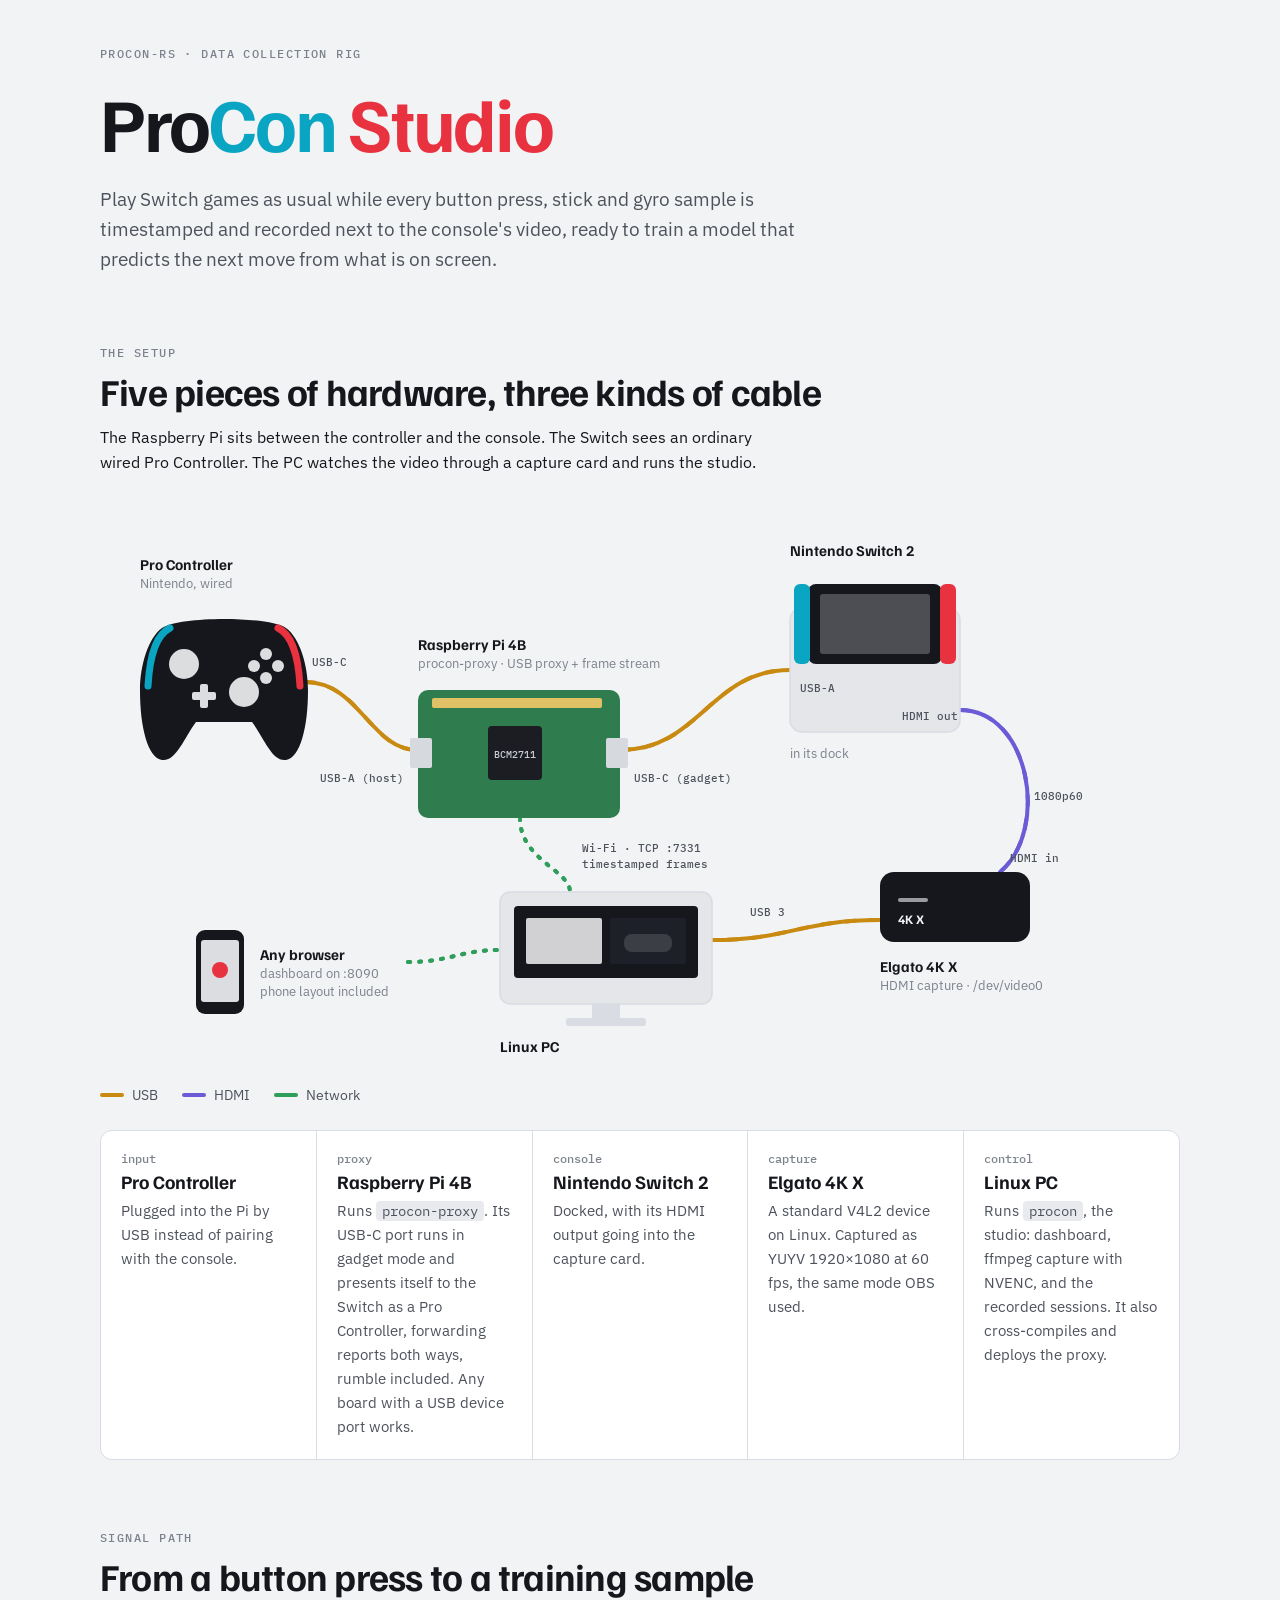
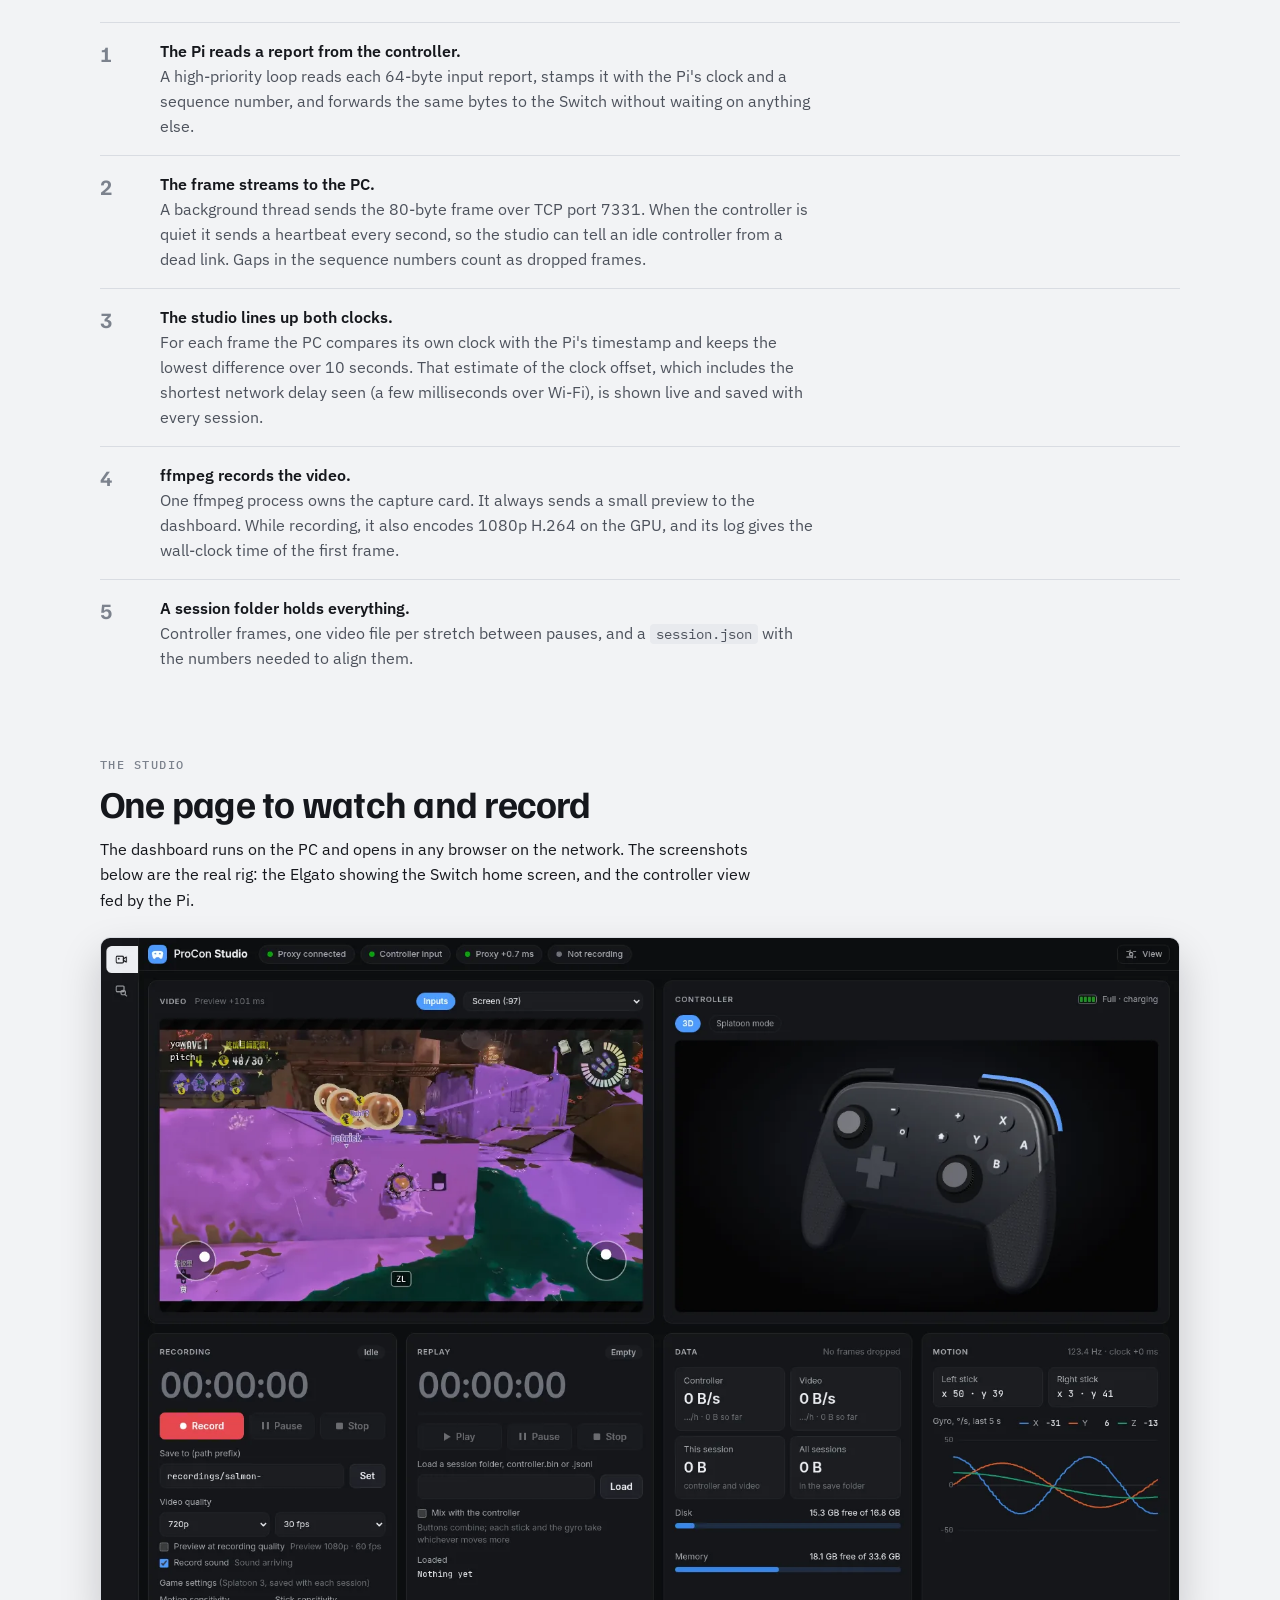
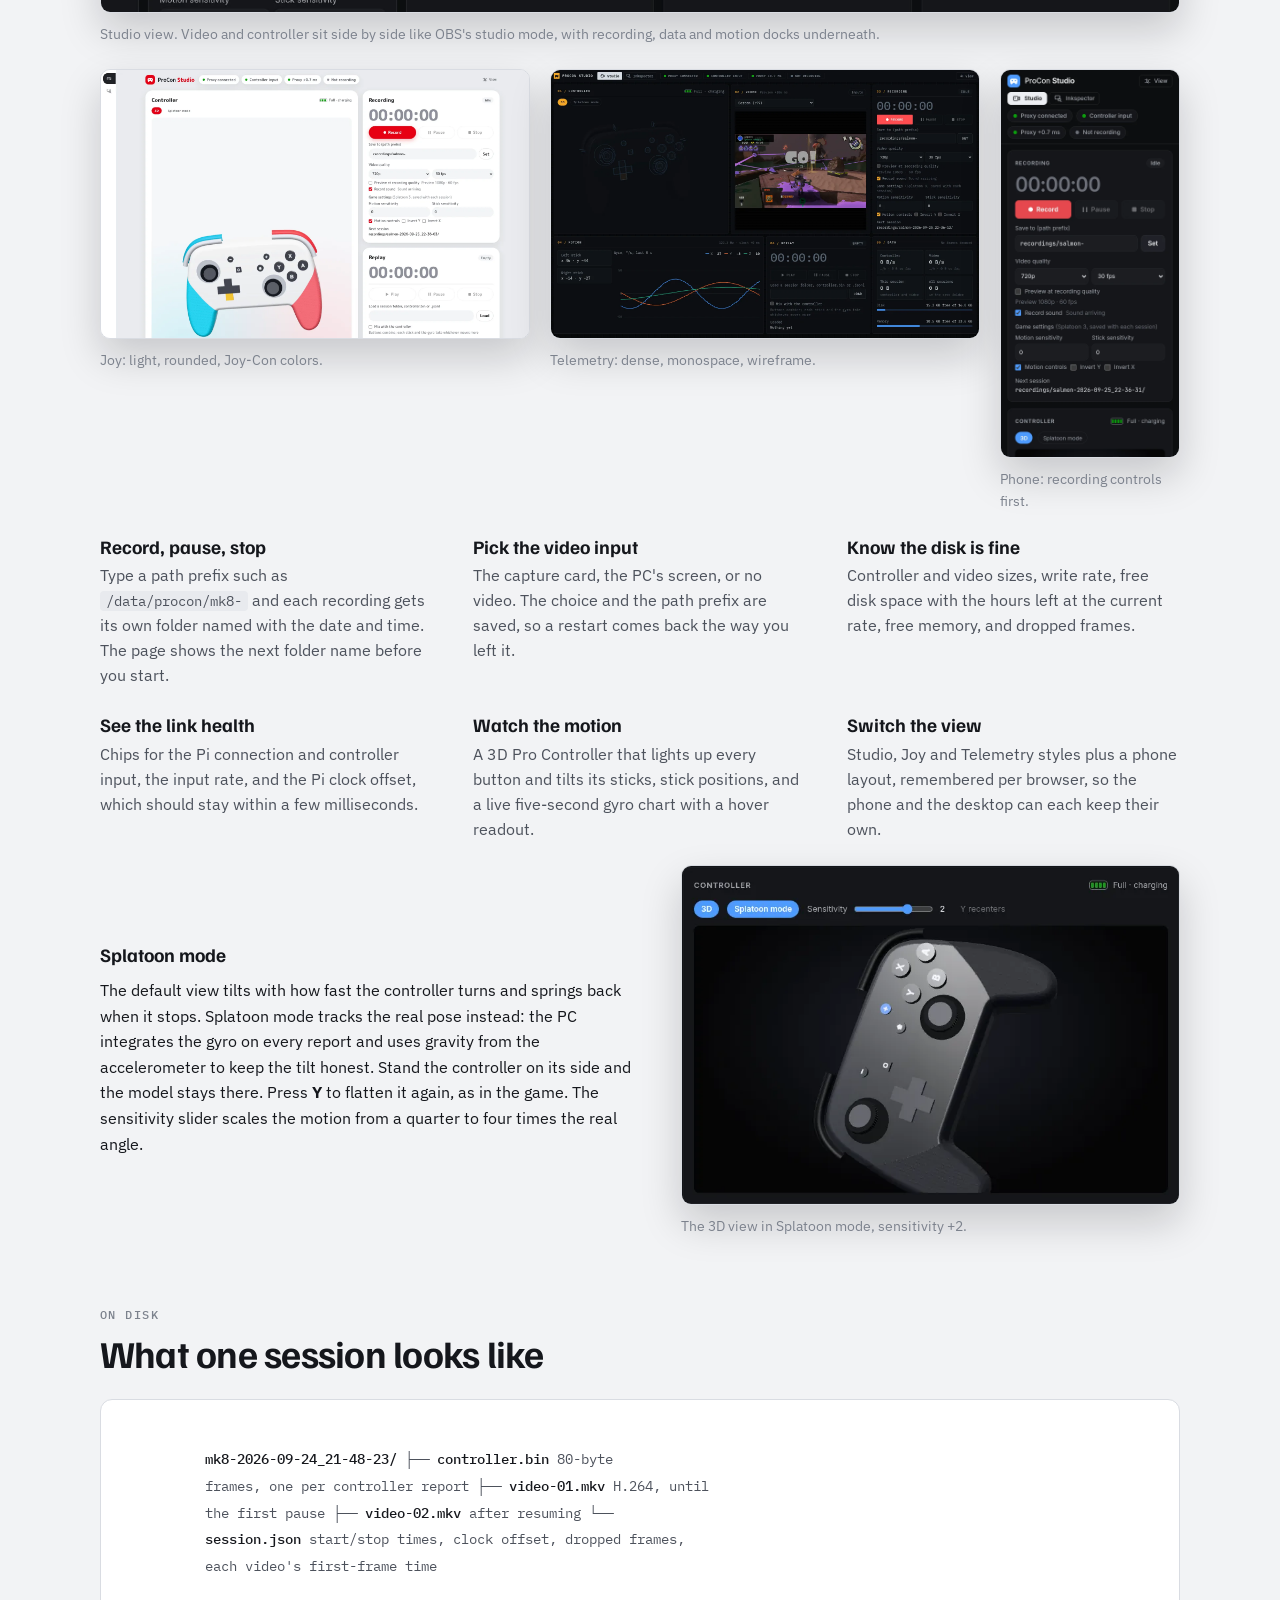
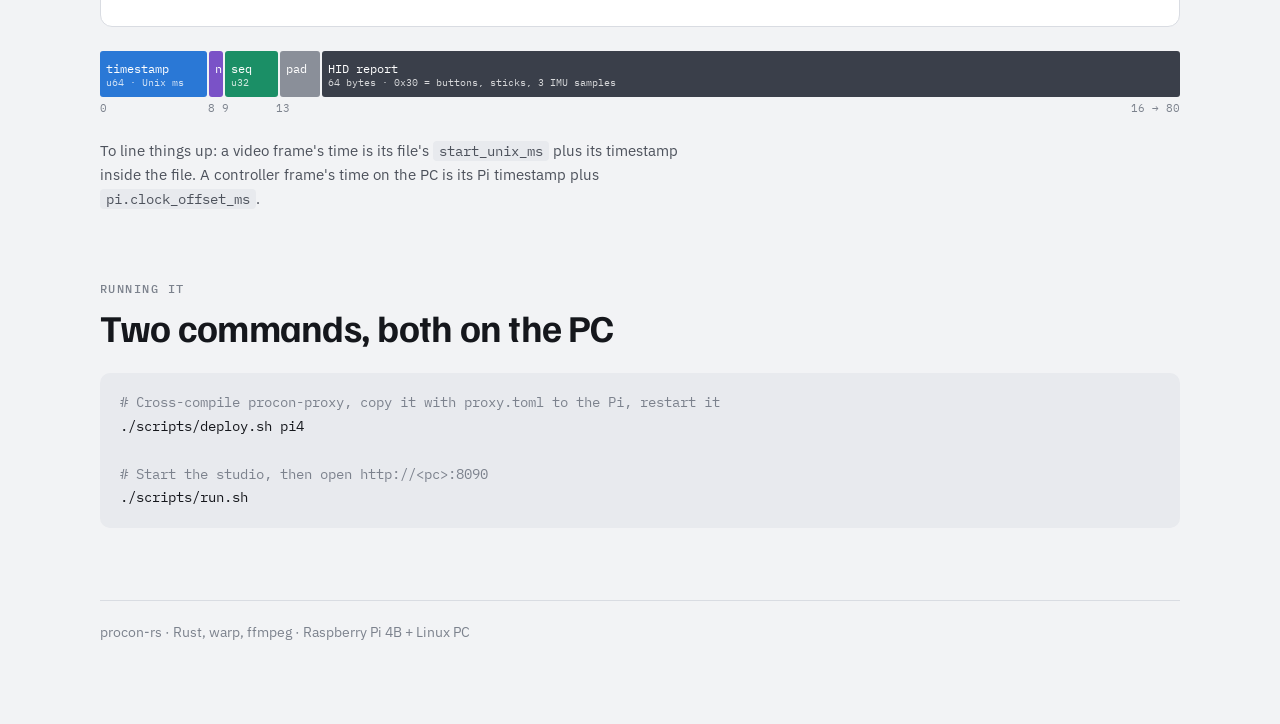
<file: doc/procon-studio.html>
<!doctype html>
<html lang="en">
  <head>
    <meta charset="utf-8" />
    <meta name="viewport" content="width=device-width, initial-scale=1" />
    <title>ProCon Studio</title>
    <link rel="preconnect" href="https://fonts.googleapis.com" />
    <link rel="preconnect" href="https://fonts.gstatic.com" crossorigin />
    <link
      rel="stylesheet"
      href="https://fonts.googleapis.com/css2?family=Familjen+Grotesk:wght@500;700&family=IBM+Plex+Mono:wght@400;500&family=IBM+Plex+Sans:wght@400;500;600&display=swap"
    />
    <style>
      :root {
        --paper: #f2f3f5;
        --surface: #ffffff;
        --ink: #15171c;
        --ink-2: #4d525c;
        --ink-3: #7c828d;
        --line: #d9dce2;
        --red: #e8323f;
        --blue: #0aa5c2;
        --usb: #c98a12;
        --hdmi: #6b5bd6;
        --net: #2f9e5a;
        --device: #e4e6ea;
        --device-ink: #15171c;
        --pcb: #2f7d4f;
        --code-bg: #e8eaee;
        --display: "Familjen Grotesk", "Helvetica Neue", Arial, sans-serif;
        --body:
          "IBM Plex Sans", system-ui, -apple-system, "Segoe UI", sans-serif;
        --mono: "IBM Plex Mono", ui-monospace, Menlo, monospace;
      }
      @media (prefers-color-scheme: dark) {
        :root:not([data-theme="light"]) {
          color-scheme: dark;
          --paper: #101217;
          --surface: #181b22;
          --ink: #e9ebf0;
          --ink-2: #b3b8c2;
          --ink-3: #858b96;
          --line: #2a2e37;
          --red: #ff5a66;
          --blue: #2cc4e0;
          --usb: #e6a93a;
          --hdmi: #9588ff;
          --net: #4cc27a;
          --device: #262a33;
          --device-ink: #e9ebf0;
          --pcb: #3b9463;
          --code-bg: #1f232b;
        }
      }
      :root[data-theme="dark"] {
        color-scheme: dark;
        --paper: #101217;
        --surface: #181b22;
        --ink: #e9ebf0;
        --ink-2: #b3b8c2;
        --ink-3: #858b96;
        --line: #2a2e37;
        --red: #ff5a66;
        --blue: #2cc4e0;
        --usb: #e6a93a;
        --hdmi: #9588ff;
        --net: #4cc27a;
        --device: #262a33;
        --device-ink: #e9ebf0;
        --pcb: #3b9463;
        --code-bg: #1f232b;
      }

      * {
        box-sizing: border-box;
      }
      body {
        background: var(--paper);
        color: var(--ink);
        font: 16px/1.6 var(--body);
        padding-inline: 20px;
        padding-block: 40px 72px;
      }
      main {
        max-width: 1080px;
        margin: 0 auto;
        display: grid;
        gap: 72px;
      }
      h1,
      h2,
      h3 {
        font-family: var(--display);
        text-wrap: balance;
        margin: 0;
        line-height: 1.1;
      }
      h1 {
        font-size: clamp(40px, 7vw, 76px);
        font-weight: 700;
        letter-spacing: -0.03em;
      }
      h1 .l {
        color: var(--blue);
      }
      h1 .r {
        color: var(--red);
      }
      h2 {
        font-size: clamp(28px, 4vw, 38px);
        font-weight: 700;
        letter-spacing: -0.02em;
      }
      h3 {
        font-size: 19px;
        font-weight: 700;
      }
      p {
        margin: 0;
        max-width: 66ch;
      }
      .eyebrow {
        font: 500 12px/1 var(--mono);
        letter-spacing: 0.12em;
        text-transform: uppercase;
        color: var(--ink-3);
      }
      .lede {
        font-size: 19px;
        color: var(--ink-2);
      }
      section {
        display: grid;
        gap: 24px;
      }
      .head {
        display: grid;
        gap: 12px;
      }
      code,
      .mono {
        font-family: var(--mono);
        font-size: 0.9em;
      }
      code {
        background: var(--code-bg);
        padding: 1px 6px;
        border-radius: 4px;
      }

      /* Hero */
      .hero {
        display: grid;
        gap: 20px;
      }
      .scroll {
        overflow-x: auto;
        -webkit-overflow-scrolling: touch;
      }
      .wiring {
        display: block;
        width: 100%;
        min-width: 760px;
        height: auto;
      }
      .wiring text {
        font-family: var(--body);
        fill: var(--ink);
      }
      .wiring .name {
        font: 700 15px var(--display);
        fill: var(--ink);
      }
      .wiring .role {
        font-size: 12.5px;
        fill: var(--ink-3);
      }
      .wiring .port {
        font: 500 11px var(--mono);
        fill: var(--ink-2);
      }
      .wiring .dev {
        fill: var(--device);
        stroke: var(--line);
        stroke-width: 1.5;
      }
      .wiring .dark {
        fill: var(--device-ink);
      }
      .wiring .cable {
        fill: none;
        stroke-width: 4;
        stroke-linecap: round;
      }
      .usb {
        stroke: var(--usb);
      }
      .hdmi {
        stroke: var(--hdmi);
      }
      .net {
        stroke: var(--net);
        stroke-dasharray: 2 9;
      }
      .flow {
        stroke-dasharray: 10 14;
        animation: flow 1.6s linear infinite;
      }
      .net.flow {
        stroke-dasharray: 2 9;
        animation-duration: 2.4s;
      }
      @keyframes flow {
        to {
          stroke-dashoffset: -48;
        }
      }
      @media (prefers-reduced-motion: reduce) {
        .flow {
          animation: none;
        }
      }
      .legend {
        display: flex;
        flex-wrap: wrap;
        gap: 8px 24px;
        font-size: 14px;
        color: var(--ink-2);
      }
      .legend span {
        display: inline-flex;
        align-items: center;
        gap: 8px;
      }
      .legend i {
        width: 24px;
        height: 4px;
        border-radius: 2px;
      }

      /* Hardware list */
      .kit {
        display: grid;
        grid-template-columns: repeat(auto-fit, minmax(190px, 1fr));
        gap: 1px;
        background: var(--line);
        border: 1px solid var(--line);
        border-radius: 12px;
        overflow: hidden;
      }
      .kit div {
        background: var(--surface);
        padding: 20px;
        display: grid;
        gap: 6px;
        align-content: start;
      }
      .kit .what {
        font: 500 12px var(--mono);
        color: var(--ink-3);
      }
      .kit p {
        font-size: 15px;
        color: var(--ink-2);
      }

      /* Signal path */
      .path {
        list-style: none;
        margin: 0;
        padding: 0;
        display: grid;
        gap: 0;
        counter-reset: step;
      }
      .path li {
        counter-increment: step;
        display: grid;
        grid-template-columns: 44px 1fr;
        gap: 16px;
        padding-block: 16px;
        border-top: 1px solid var(--line);
      }
      .path li::before {
        content: counter(step);
        font: 700 22px var(--display);
        color: var(--ink-3);
      }
      .path strong {
        font-weight: 600;
      }
      .path p {
        color: var(--ink-2);
        font-size: 15.5px;
      }

      /* Screenshots */
      .shot {
        margin: 0;
        display: grid;
        gap: 10px;
      }
      .shot img {
        display: block;
        width: 100%;
        height: auto;
        border-radius: 10px;
        border: 1px solid var(--line);
        box-shadow: 0 18px 40px rgba(10, 12, 16, 0.18);
      }
      .shot figcaption {
        font-size: 14px;
        color: var(--ink-3);
      }
      .views {
        display: grid;
        grid-template-columns: 1fr 1fr 0.42fr;
        gap: 20px;
        align-items: start;
      }
      @media (max-width: 760px) {
        .views {
          grid-template-columns: 1fr;
        }
        .views .phone img {
          max-width: 260px;
        }
      }

      /* Features */
      .features {
        display: grid;
        grid-template-columns: repeat(auto-fit, minmax(280px, 1fr));
        gap: 28px 40px;
      }
      .features div {
        display: grid;
        gap: 6px;
        align-content: start;
      }
      .features p {
        font-size: 15.5px;
        color: var(--ink-2);
      }
      .splat {
        display: grid;
        grid-template-columns: minmax(0, 1.1fr) minmax(0, 1fr);
        gap: 32px;
        align-items: center;
      }
      @media (max-width: 760px) {
        .splat {
          grid-template-columns: 1fr;
        }
      }

      /* Session files */
      .tree {
        font: 14px/1.9 var(--mono);
        background: var(--surface);
        border: 1px solid var(--line);
        border-radius: 12px;
        padding: 20px 24px;
        overflow-x: auto;
        white-space: pre;
        color: var(--ink-2);
      }
      .tree b {
        color: var(--ink);
        font-weight: 500;
      }
      .frame {
        display: grid;
        grid-template-columns: 8fr 1fr 4fr 3fr 64fr;
        gap: 2px;
        min-width: 640px;
      }
      .frame div {
        padding: 10px 6px 8px;
        font: 12px/1.3 var(--mono);
        color: #fff;
        border-radius: 3px;
        overflow: hidden;
        white-space: nowrap;
      }
      .frame small {
        display: block;
        opacity: 0.8;
      }
      .f-ts {
        background: #2a78d6;
      }
      .f-sz {
        background: #7a52c7;
      }
      .f-seq {
        background: #1b8f66;
      }
      .f-pad {
        background: #8a8f99;
      }
      .f-data {
        background: #3a3f4a;
      }
      .bytes {
        display: grid;
        grid-template-columns: 8fr 1fr 4fr 3fr 64fr;
        min-width: 640px;
        font: 11px var(--mono);
        color: var(--ink-3);
        padding-top: 4px;
      }
      .bytes span:last-child {
        text-align: right;
      }
      .note {
        font-size: 15px;
        color: var(--ink-2);
      }

      /* Commands */
      pre.cmd {
        margin: 0;
        background: var(--code-bg);
        border-radius: 10px;
        padding: 18px 20px;
        overflow-x: auto;
        font: 14px/1.7 var(--mono);
        color: var(--ink);
      }
      pre.cmd .c {
        color: var(--ink-3);
      }
      footer {
        font-size: 14px;
        color: var(--ink-3);
        border-top: 1px solid var(--line);
        padding-top: 20px;
      }
    </style>
  </head>
  <body>
    <main>
      <header class="hero">
        <span class="eyebrow">procon-rs · data collection rig</span>
        <h1>Pro<span class="l">Con</span> <span class="r">Studio</span></h1>
        <p class="lede">
          Play Switch games as usual while every button press, stick and gyro
          sample is timestamped and recorded next to the console's video, ready
          to train a model that predicts the next move from what is on screen.
        </p>
      </header>

      <section aria-labelledby="h-setup">
        <div class="head">
          <span class="eyebrow">The setup</span>
          <h2 id="h-setup">Five pieces of hardware, three kinds of cable</h2>
          <p>
            The Raspberry Pi sits between the controller and the console. The
            Switch sees an ordinary wired Pro Controller. The PC watches the
            video through a capture card and runs the studio.
          </p>
        </div>

        <div class="scroll">
          <svg
            class="wiring"
            viewBox="0 0 1080 560"
            role="img"
            aria-labelledby="wiring-title"
          >
            <title id="wiring-title">
              Pro Controller to Raspberry Pi over USB, Pi to Switch dock over
              USB, dock HDMI to Elgato 4K X, Elgato USB to Linux PC, Pi to PC
              over the network.
            </title>

            <!-- Cables first so devices sit on top -->
            <!-- Controller -> Pi USB-A -->
            <path class="cable usb" d="M205 182 C 260 182, 270 250, 318 250" />
            <path
              class="cable usb flow"
              d="M205 182 C 260 182, 270 250, 318 250"
            />
            <!-- Pi USB-C -> Switch dock USB -->
            <path class="cable usb" d="M520 250 C 600 250, 610 170, 690 170" />
            <path
              class="cable usb flow"
              d="M520 250 C 600 250, 610 170, 690 170"
            />
            <!-- Dock HDMI -> Elgato -->
            <path class="cable hdmi" d="M860 210 C 930 210, 950 330, 900 372" />
            <path
              class="cable hdmi flow"
              d="M860 210 C 930 210, 950 330, 900 372"
            />
            <!-- Elgato USB -> PC -->
            <path class="cable usb" d="M780 420 C 700 420, 690 440, 612 440" />
            <path
              class="cable usb flow"
              d="M780 420 C 700 420, 690 440, 612 440"
            />
            <!-- Pi network -> PC -->
            <path class="cable net" d="M420 318 C 420 360, 470 370, 470 392" />
            <path
              class="cable net flow"
              d="M420 318 C 420 360, 470 370, 470 392"
            />

            <!-- Pro Controller -->
            <g transform="translate(40 110)">
              <path
                class="dark"
                d="M22 18 C 40 6, 128 6, 146 18 C 160 28, 168 56, 168 80 C 168 118, 160 148, 146 150 C 132 152, 124 128, 112 112 L 56 112 C 44 128, 36 152, 22 150 C 8 148, 0 118, 0 80 C 0 56, 8 28, 22 18 Z"
              />
              <path
                d="M8 76 C 10 40, 18 24, 30 18"
                stroke="var(--blue)"
                stroke-width="7"
                fill="none"
                stroke-linecap="round"
              />
              <path
                d="M160 76 C 158 40, 150 24, 138 18"
                stroke="var(--red)"
                stroke-width="7"
                fill="none"
                stroke-linecap="round"
              />
              <circle
                cx="44"
                cy="54"
                r="15"
                fill="var(--paper)"
                opacity="0.9"
              />
              <circle
                cx="104"
                cy="82"
                r="15"
                fill="var(--paper)"
                opacity="0.9"
              />
              <g fill="var(--paper)" opacity="0.9">
                <rect x="60" y="74" width="8" height="24" rx="2" />
                <rect x="52" y="82" width="24" height="8" rx="2" />
                <circle cx="126" cy="44" r="6" />
                <circle cx="138" cy="56" r="6" />
                <circle cx="114" cy="56" r="6" />
                <circle cx="126" cy="68" r="6" />
              </g>
              <text class="name" x="0" y="-40">Pro Controller</text>
              <text class="role" x="0" y="-22">Nintendo, wired</text>
              <text class="port" x="120" y="92" transform="translate(52 -36)">
                USB-C
              </text>
            </g>

            <!-- Raspberry Pi 4B -->
            <g transform="translate(318 190)">
              <rect
                x="0"
                y="0"
                width="202"
                height="128"
                rx="10"
                fill="var(--pcb)"
              />
              <rect
                x="70"
                y="36"
                width="54"
                height="54"
                rx="4"
                fill="#1b1d22"
              />
              <text
                x="97"
                y="68"
                text-anchor="middle"
                style="fill: #c9ced6; font: 500 10px var(--mono)"
              >
                BCM2711
              </text>
              <g fill="#d6d9de">
                <rect x="-8" y="48" width="22" height="30" rx="2" />
                <rect x="188" y="48" width="22" height="30" rx="2" />
              </g>
              <g fill="#f3c969" opacity="0.9">
                <rect x="14" y="8" width="170" height="10" rx="2" />
              </g>
              <text class="name" x="0" y="-40">Raspberry Pi 4B</text>
              <text class="role" x="0" y="-22">
                procon-proxy · USB proxy + frame stream
              </text>
              <text class="port" x="-14" y="92" text-anchor="end">
                USB-A (host)
              </text>
              <text class="port" x="216" y="92">USB-C (gadget)</text>
            </g>

            <!-- Switch 2 in dock -->
            <g transform="translate(690 108)">
              <rect class="dev" x="0" y="0" width="170" height="124" rx="12" />
              <rect
                x="18"
                y="-24"
                width="134"
                height="80"
                rx="8"
                class="dark"
              />
              <rect
                x="4"
                y="-24"
                width="16"
                height="80"
                rx="6"
                fill="var(--blue)"
              />
              <rect
                x="150"
                y="-24"
                width="16"
                height="80"
                rx="6"
                fill="var(--red)"
              />
              <rect
                x="30"
                y="-14"
                width="110"
                height="60"
                rx="3"
                fill="var(--paper)"
                opacity="0.25"
              />
              <text class="name" x="0" y="-52">Nintendo Switch 2</text>
              <text class="role" x="0" y="150">in its dock</text>
              <text class="port" x="10" y="84">USB-A</text>
              <text class="port" x="112" y="112">HDMI out</text>
            </g>

            <!-- Elgato 4K X -->
            <g transform="translate(780 372)">
              <rect x="0" y="0" width="150" height="70" rx="14" class="dark" />
              <rect
                x="18"
                y="26"
                width="30"
                height="4"
                rx="2"
                fill="var(--paper)"
                opacity="0.6"
              />
              <text
                x="18"
                y="52"
                style="fill: var(--paper); font: 700 13px var(--display)"
              >
                4K X
              </text>
              <text class="name" x="0" y="100">Elgato 4K X</text>
              <text class="role" x="0" y="118">HDMI capture · /dev/video0</text>
              <text class="port" x="130" y="-10">HDMI in</text>
            </g>

            <!-- Linux PC -->
            <g transform="translate(400 392)">
              <rect class="dev" x="0" y="0" width="212" height="112" rx="10" />
              <rect x="14" y="14" width="184" height="72" rx="4" class="dark" />
              <g transform="translate(26 26)">
                <rect
                  x="0"
                  y="0"
                  width="76"
                  height="46"
                  rx="2"
                  fill="var(--paper)"
                  opacity="0.85"
                />
                <rect
                  x="84"
                  y="0"
                  width="76"
                  height="46"
                  rx="2"
                  fill="#1d2029"
                />
                <path
                  d="M106 16 h32 a8 8 0 0 1 8 8 v2 a8 8 0 0 1 -8 8 h-32 a8 8 0 0 1 -8 -8 v-2 a8 8 0 0 1 8 -8z"
                  fill="#3b3e45"
                />
              </g>
              <rect x="92" y="112" width="28" height="14" fill="var(--line)" />
              <rect
                x="66"
                y="126"
                width="80"
                height="8"
                rx="3"
                fill="var(--line)"
              />
              <text class="name" x="0" y="160">Linux PC</text>
              <text class="role" x="0" y="178">
                procon · studio: dashboard, video, recording
              </text>
            </g>

            <!-- Cable labels -->

            <text class="port" x="934" y="300">1080p60</text>
            <text class="port" x="650" y="416">USB 3</text>
            <text class="port" x="482" y="352">Wi-Fi · TCP :7331</text>
            <text class="port" x="482" y="368">timestamped frames</text>

            <!-- Browser / phone -->
            <g transform="translate(96 430)">
              <rect x="0" y="0" width="48" height="84" rx="9" class="dark" />
              <rect
                x="5"
                y="10"
                width="38"
                height="62"
                rx="3"
                fill="var(--paper)"
                opacity="0.9"
              />
              <circle cx="24" cy="40" r="8" fill="var(--red)" />
              <text class="name" x="64" y="30">Any browser</text>
              <text class="role" x="64" y="48">dashboard on :8090</text>
              <text class="role" x="64" y="66">phone layout included</text>
            </g>
            <path class="cable net" d="M308 462 C 350 462, 360 450, 400 450" />
            <path
              class="cable net flow"
              d="M308 462 C 350 462, 360 450, 400 450"
            />
          </svg>
        </div>

        <div class="legend" aria-hidden="true">
          <span><i style="background: var(--usb)"></i>USB</span>
          <span><i style="background: var(--hdmi)"></i>HDMI</span>
          <span><i style="background: var(--net)"></i>Network</span>
        </div>

        <div class="kit">
          <div>
            <span class="what">input</span>
            <h3>Pro Controller</h3>
            <p>
              Plugged into the Pi by USB instead of pairing with the console.
            </p>
          </div>
          <div>
            <span class="what">proxy</span>
            <h3>Raspberry Pi 4B</h3>
            <p>
              Runs <code>procon-proxy</code>. Its USB-C port runs in gadget mode
              and presents itself to the Switch as a Pro Controller, forwarding
              reports both ways, rumble included. Any board with a USB device
              port works.
            </p>
          </div>
          <div>
            <span class="what">console</span>
            <h3>Nintendo Switch 2</h3>
            <p>Docked, with its HDMI output going into the capture card.</p>
          </div>
          <div>
            <span class="what">capture</span>
            <h3>Elgato 4K X</h3>
            <p>
              A standard V4L2 device on Linux. Captured as YUYV 1920×1080 at 60
              fps, the same mode OBS used.
            </p>
          </div>
          <div>
            <span class="what">control</span>
            <h3>Linux PC</h3>
            <p>
              Runs <code>procon</code>, the studio: dashboard, ffmpeg capture
              with NVENC, and the recorded sessions. It also cross-compiles and
              deploys the proxy.
            </p>
          </div>
        </div>
      </section>

      <section aria-labelledby="h-path">
        <div class="head">
          <span class="eyebrow">Signal path</span>
          <h2 id="h-path">From a button press to a training sample</h2>
        </div>
        <ol class="path">
          <li>
            <div>
              <strong>The Pi reads a report from the controller.</strong>
              <p>
                A high-priority loop reads each 64-byte input report, stamps it
                with the Pi's clock and a sequence number, and forwards the same
                bytes to the Switch without waiting on anything else.
              </p>
            </div>
          </li>
          <li>
            <div>
              <strong>The frame streams to the PC.</strong>
              <p>
                A background thread sends the 80-byte frame over TCP port 7331.
                When the controller is quiet it sends a heartbeat every second,
                so the studio can tell an idle controller from a dead link. Gaps
                in the sequence numbers count as dropped frames.
              </p>
            </div>
          </li>
          <li>
            <div>
              <strong>The studio lines up both clocks.</strong>
              <p>
                For each frame the PC compares its own clock with the Pi's
                timestamp and keeps the lowest difference over 10 seconds. That
                estimate of the clock offset, which includes the shortest
                network delay seen (a few milliseconds over Wi-Fi), is shown
                live and saved with every session.
              </p>
            </div>
          </li>
          <li>
            <div>
              <strong>ffmpeg records the video.</strong>
              <p>
                One ffmpeg process owns the capture card. It always sends a
                small preview to the dashboard. While recording, it also encodes
                1080p H.264 on the GPU, and its log gives the wall-clock time of
                the first frame.
              </p>
            </div>
          </li>
          <li>
            <div>
              <strong>A session folder holds everything.</strong>
              <p>
                Controller frames, one video file per stretch between pauses,
                and a
                <code>session.json</code> with the numbers needed to align them.
              </p>
            </div>
          </li>
        </ol>
      </section>

      <section aria-labelledby="h-studio">
        <div class="head">
          <span class="eyebrow">The studio</span>
          <h2 id="h-studio">One page to watch and record</h2>
          <p>
            The dashboard runs on the PC and opens in any browser on the
            network. The screenshots below are the real rig: the Elgato showing
            the Switch home screen, and the controller view fed by the Pi.
          </p>
        </div>

        <figure class="shot">
          <img
            src="images/studio.webp"
            alt="Studio view: live Switch video, Pro Controller view, recording controls, data tiles and gyro chart"
            width="1600"
            height="1000"
          />
          <figcaption>
            Studio view. Video and controller sit side by side like OBS's studio
            mode, with recording, data and motion docks underneath.
          </figcaption>
        </figure>

        <div class="views">
          <figure class="shot">
            <img
              src="images/joy.webp"
              alt="Joy view with a white Joy-Con colored controller"
              width="1600"
              height="1000"
              loading="lazy"
            />
            <figcaption>Joy: light, rounded, Joy-Con colors.</figcaption>
          </figure>
          <figure class="shot">
            <img
              src="images/telemetry.webp"
              alt="Telemetry view with a wireframe controller"
              width="1600"
              height="1000"
              loading="lazy"
            />
            <figcaption>Telemetry: dense, monospace, wireframe.</figcaption>
          </figure>
          <figure class="shot phone">
            <img
              src="images/phone.webp"
              alt="Phone layout with recording controls first"
              width="780"
              height="1688"
              loading="lazy"
            />
            <figcaption>Phone: recording controls first.</figcaption>
          </figure>
        </div>

        <div class="features">
          <div>
            <h3>Record, pause, stop</h3>
            <p>
              Type a path prefix such as <code>/data/procon/mk8-</code> and each
              recording gets its own folder named with the date and time. The
              page shows the next folder name before you start.
            </p>
          </div>
          <div>
            <h3>Pick the video input</h3>
            <p>
              The capture card, the PC's screen, or no video. The choice and the
              path prefix are saved, so a restart comes back the way you left
              it.
            </p>
          </div>
          <div>
            <h3>Know the disk is fine</h3>
            <p>
              Controller and video sizes, write rate, free disk space with the
              hours left at the current rate, free memory, and dropped frames.
            </p>
          </div>
          <div>
            <h3>See the link health</h3>
            <p>
              Chips for the Pi connection and controller input, the input rate,
              and the Pi clock offset, which should stay within a few
              milliseconds.
            </p>
          </div>
          <div>
            <h3>Watch the motion</h3>
            <p>
              A 3D Pro Controller that lights up every button and tilts its
              sticks, stick positions, and a live five-second gyro chart with a
              hover readout.
            </p>
          </div>
          <div>
            <h3>Switch the view</h3>
            <p>
              Studio, Joy and Telemetry styles plus a phone layout, remembered
              per browser, so the phone and the desktop can each keep their own.
            </p>
          </div>
        </div>

        <div class="splat">
          <div class="head">
            <h3>Splatoon mode</h3>
            <p>
              The default view tilts with how fast the controller turns and
              springs back when it stops. Splatoon mode tracks the real pose
              instead: the PC integrates the gyro on every report and uses
              gravity from the accelerometer to keep the tilt honest. Stand the
              controller on its side and the model stays there. Press
              <strong>Y</strong> to flatten it again, as in the game. The
              sensitivity slider scales the motion from a quarter to four times
              the real angle.
            </p>
          </div>
          <figure class="shot">
            <img
              src="images/splatoon.webp"
              alt="3D controller turned by Splatoon mode, with the sensitivity slider"
              width="800"
              height="500"
              loading="lazy"
            />
            <figcaption>
              The 3D view in Splatoon mode, sensitivity +2.
            </figcaption>
          </figure>
        </div>
      </section>

      <section aria-labelledby="h-session">
        <div class="head">
          <span class="eyebrow">On disk</span>
          <h2 id="h-session">What one session looks like</h2>
        </div>
        <div class="tree">
          <b>mk8-2026-09-24_21-48-23/</b> ├── <b>controller.bin</b> 80-byte
          frames, one per controller report ├── <b>video-01.mkv</b> H.264, until
          the first pause ├── <b>video-02.mkv</b> after resuming └──
          <b>session.json</b> start/stop times, clock offset, dropped frames,
          each video's first-frame time
        </div>

        <div class="scroll">
          <div
            class="frame"
            role="img"
            aria-label="Frame layout: 8-byte timestamp, 1-byte size, 4-byte sequence, 3 padding bytes, 64-byte report"
          >
            <div class="f-ts">timestamp<small>u64 · Unix ms</small></div>
            <div class="f-sz">n</div>
            <div class="f-seq">seq<small>u32</small></div>
            <div class="f-pad">pad</div>
            <div class="f-data">
              HID report<small
                >64 bytes · 0x30 = buttons, sticks, 3 IMU samples</small
              >
            </div>
          </div>
          <div class="bytes">
            <span>0</span><span>8</span><span>9</span><span>13</span
            ><span>16 → 80</span>
          </div>
        </div>
        <p class="note">
          To line things up: a video frame's time is its file's
          <code>start_unix_ms</code> plus its timestamp inside the file. A
          controller frame's time on the PC is its Pi timestamp plus
          <code>pi.clock_offset_ms</code>.
        </p>
      </section>

      <section aria-labelledby="h-run">
        <div class="head">
          <span class="eyebrow">Running it</span>
          <h2 id="h-run">Two commands, both on the PC</h2>
        </div>
        <pre
          class="cmd"
        ><span class="c"># Cross-compile procon-proxy, copy it with proxy.toml to the Pi, restart it</span>
./scripts/deploy.sh pi4

<span class="c"># Start the studio, then open http://&lt;pc&gt;:8090</span>
./scripts/run.sh</pre>
      </section>

      <footer>
        procon-rs · Rust, warp, ffmpeg · Raspberry Pi 4B + Linux PC
      </footer>
    </main>
  </body>
</html>
</file>
